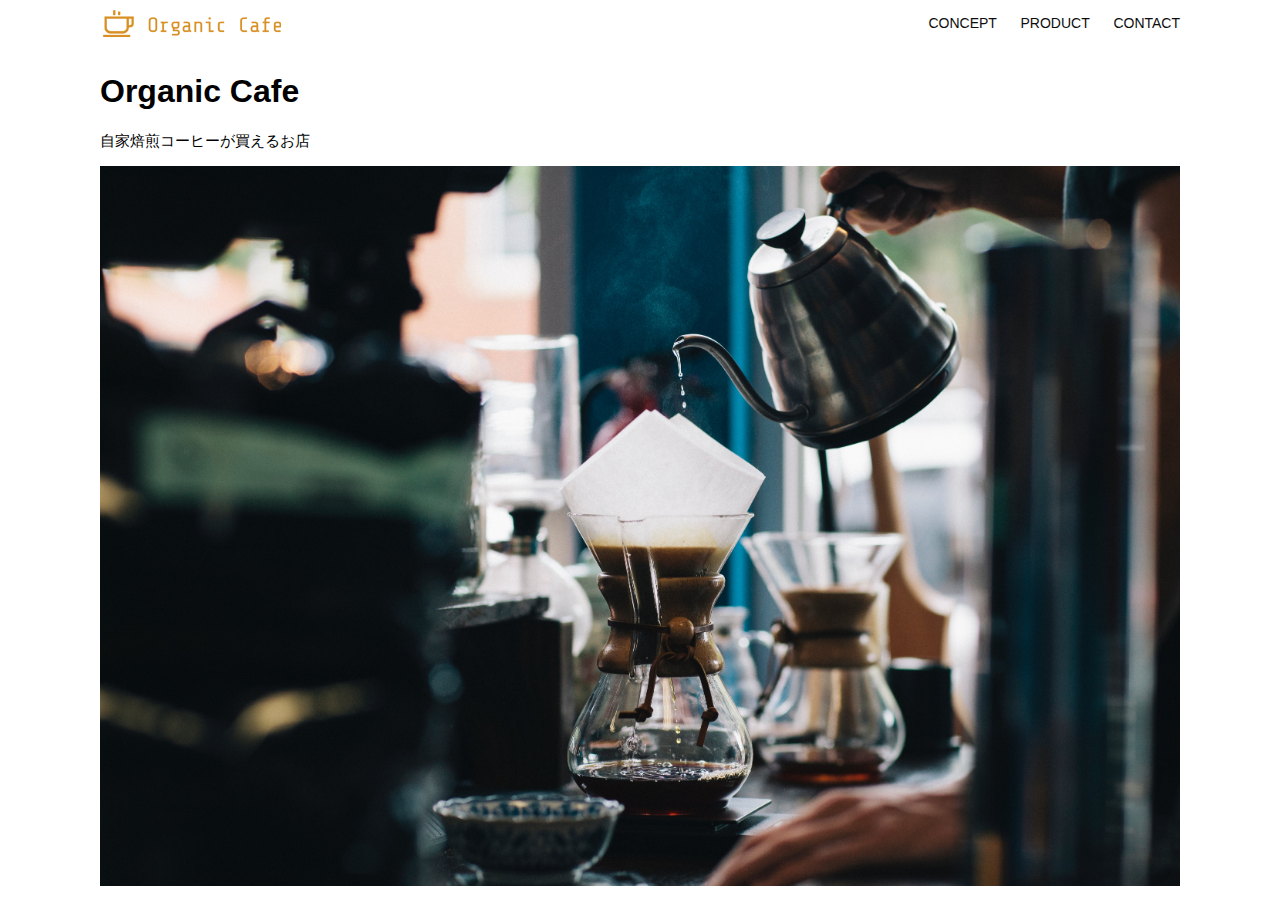
<file: kadai_013/index.html>
<!DOCTYPE html>
<html>
  <head>
    <title>Organic Cafe</title>
    <meta charset="UTF-8" />
    <meta name="description" content="自家焙煎のコーヒーがお家で楽しめるOrganic Cafe"/>
    <meta name="viewport" content="width=device-width, initial-scale=1.0" />
    <link rel="stylesheet" href="style.css" />
  </head>
  <body>
    <!-- ヘッダー -->
    <header>
      <!-- ロゴ -->
      <a href="index.html" id="logo"><img src="images/logo.png" alt="トップページに戻る"/></a>

      <!-- PC用ナビゲーション -->
      <nav id="nav-pc">
        <a href="index.html#concept">CONCEPT</a>
        <a href="index.html#product">PRODUCT</a>
        <a href="index.html#contact">CONTACT</a>
      </nav>
      <!-- スマホ用メニューボタン -->
      <img id="menu-sp" src="images/button-menu.png" alt="ナビゲーションを開く" onclick="document.getElementById('nav-sp').style.display = 'block'">
        <!-- スマホ用ナビゲーション -->
        <nav id="nav-sp">
          <ul>
            <li>
              <img id="close" src="images/button-close.png" alt="ナビゲーションを閉じる" onclick="document.getElementById('nav-sp').style.display = 'none'">
            </li>
            <li>
              <a id="logo-sp" href="index.html" onclick="document.getElementById('nav-sp').style.display = 'none'"><img src="images/logo-sp.png" alt="トップページに戻る"></a>
            </li>
            <li><a class="menu" href="index.html#concept" onclick="document.getElementById('nav-sp').style.display = 'none'">CONCEPT</a></li>
            <li><a class="menu" href="index.html#product" onclick="document.getElementById('nav-sp').style.display = 'none'">PRODUCT</a></li>
            <li><a class="menu" href="index.html#contact" onclick="document.getElementById('nav-sp').style.display = 'none'">CONTACT</a></li>
          </ul>
        </nav>
    </header>

    <main>
      <article>
        <!-- メインビジュアル -->
        <section id="main-visual">
          <div id="main-message">
            <h1>Organic Cafe</h1>
            <p>自家焙煎コーヒーが買えるお店</p>
          </div>
          <img src="images/main-image.jpg" alt="コーヒーをハンドドリップで淹れる画像"/>
        </section>
      </article>
    </main>
  </body>
</html>
</file>
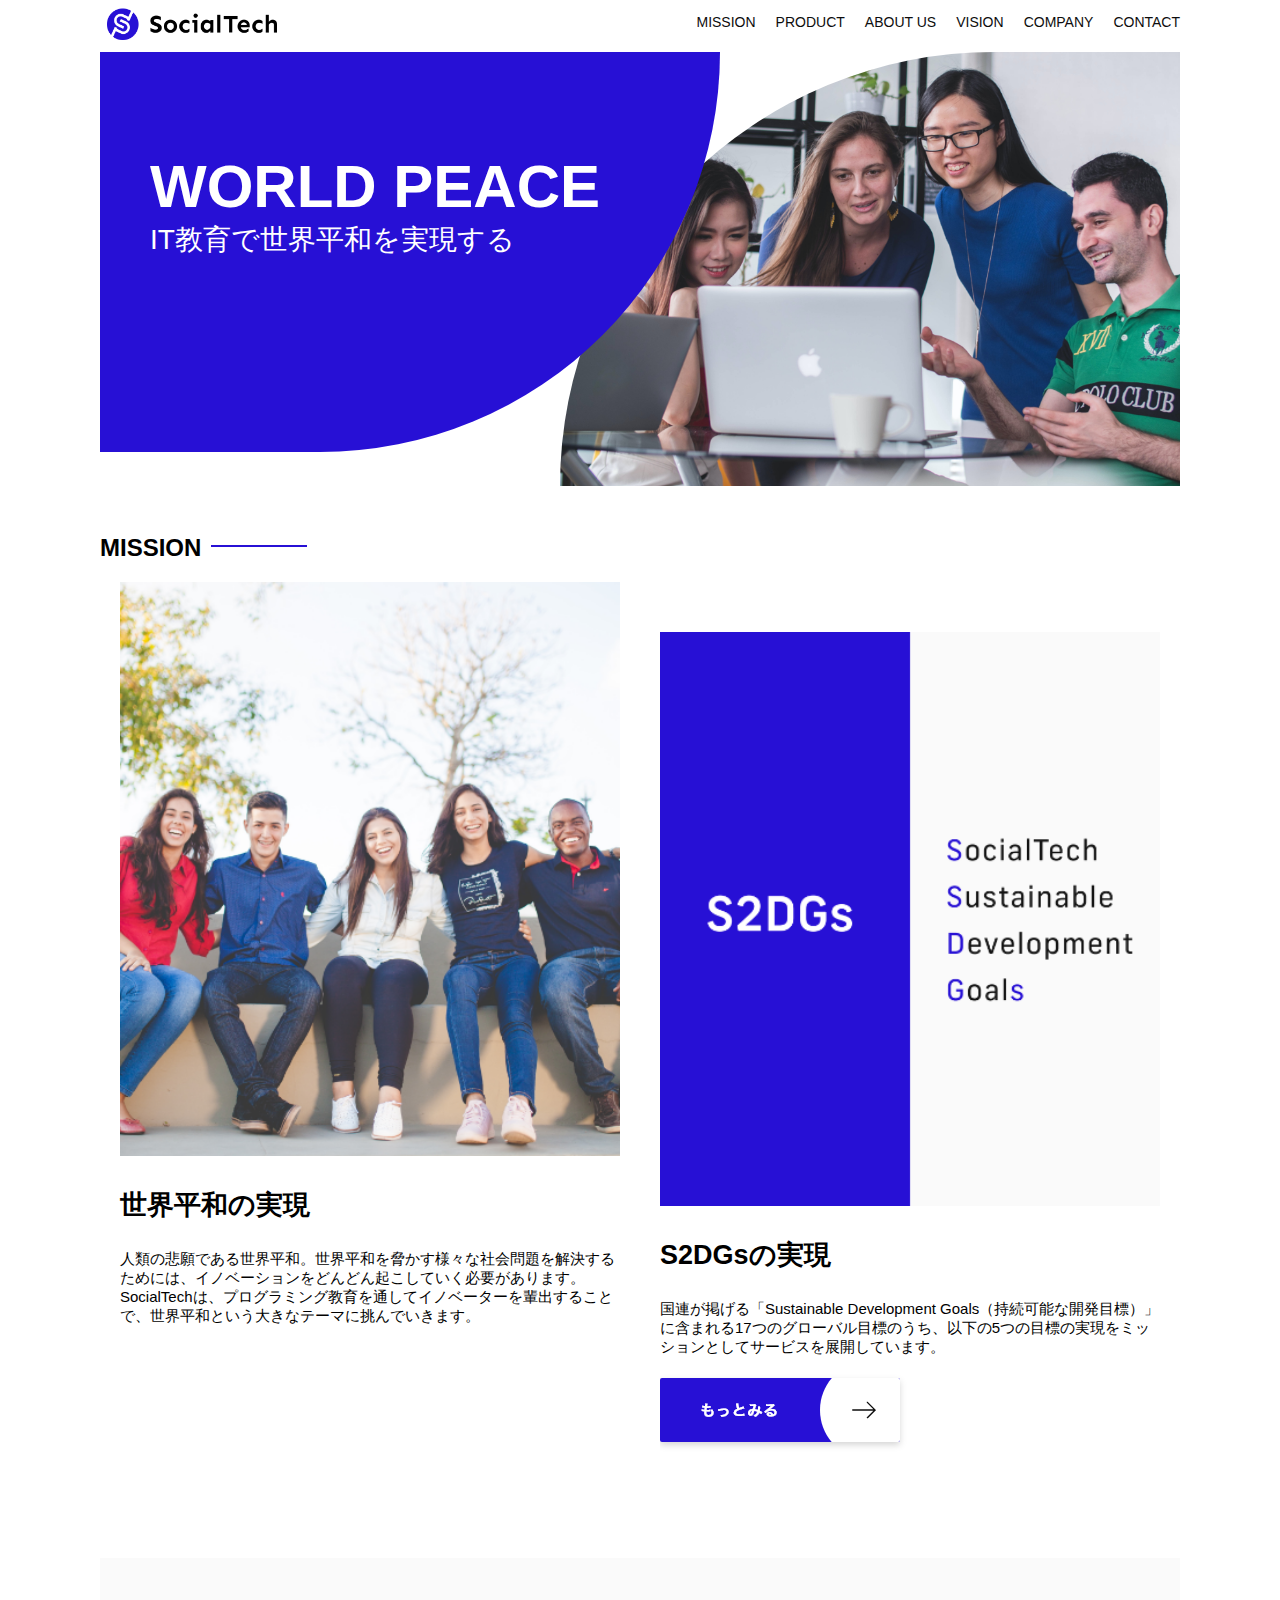
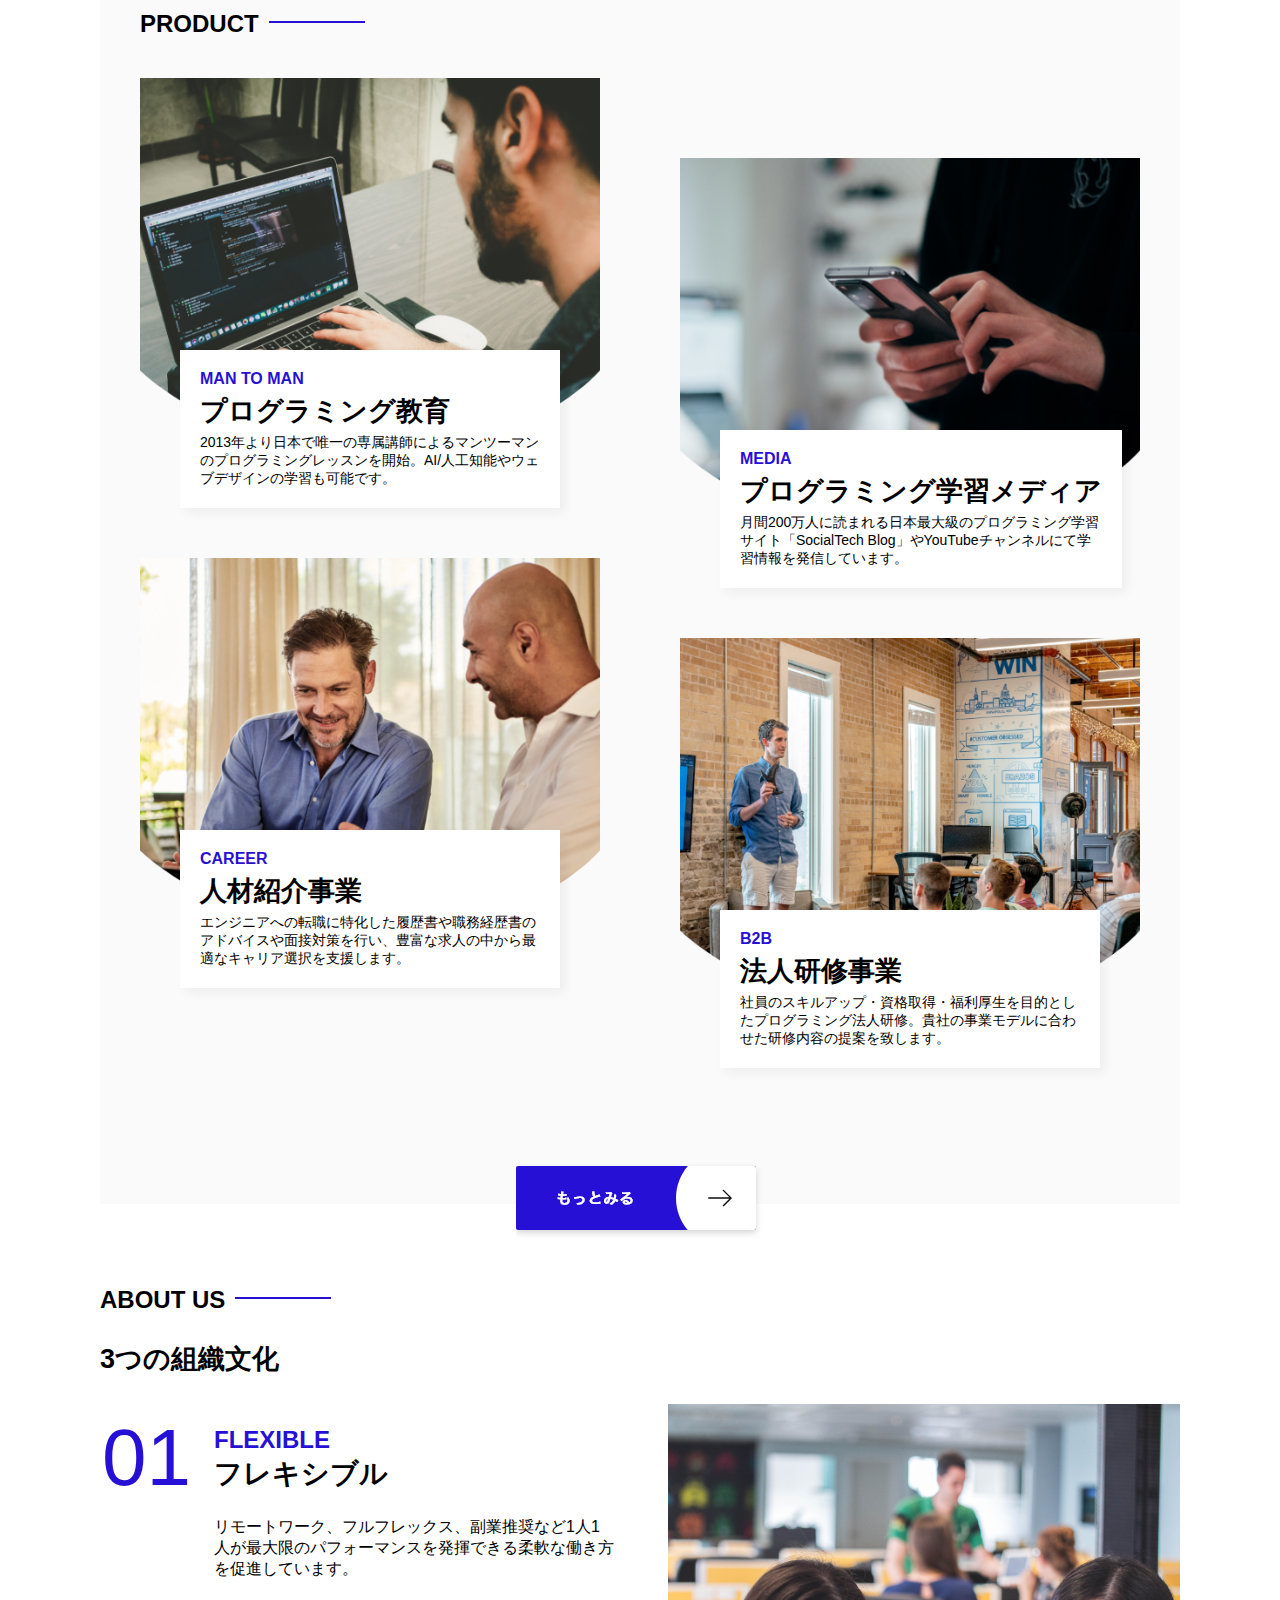
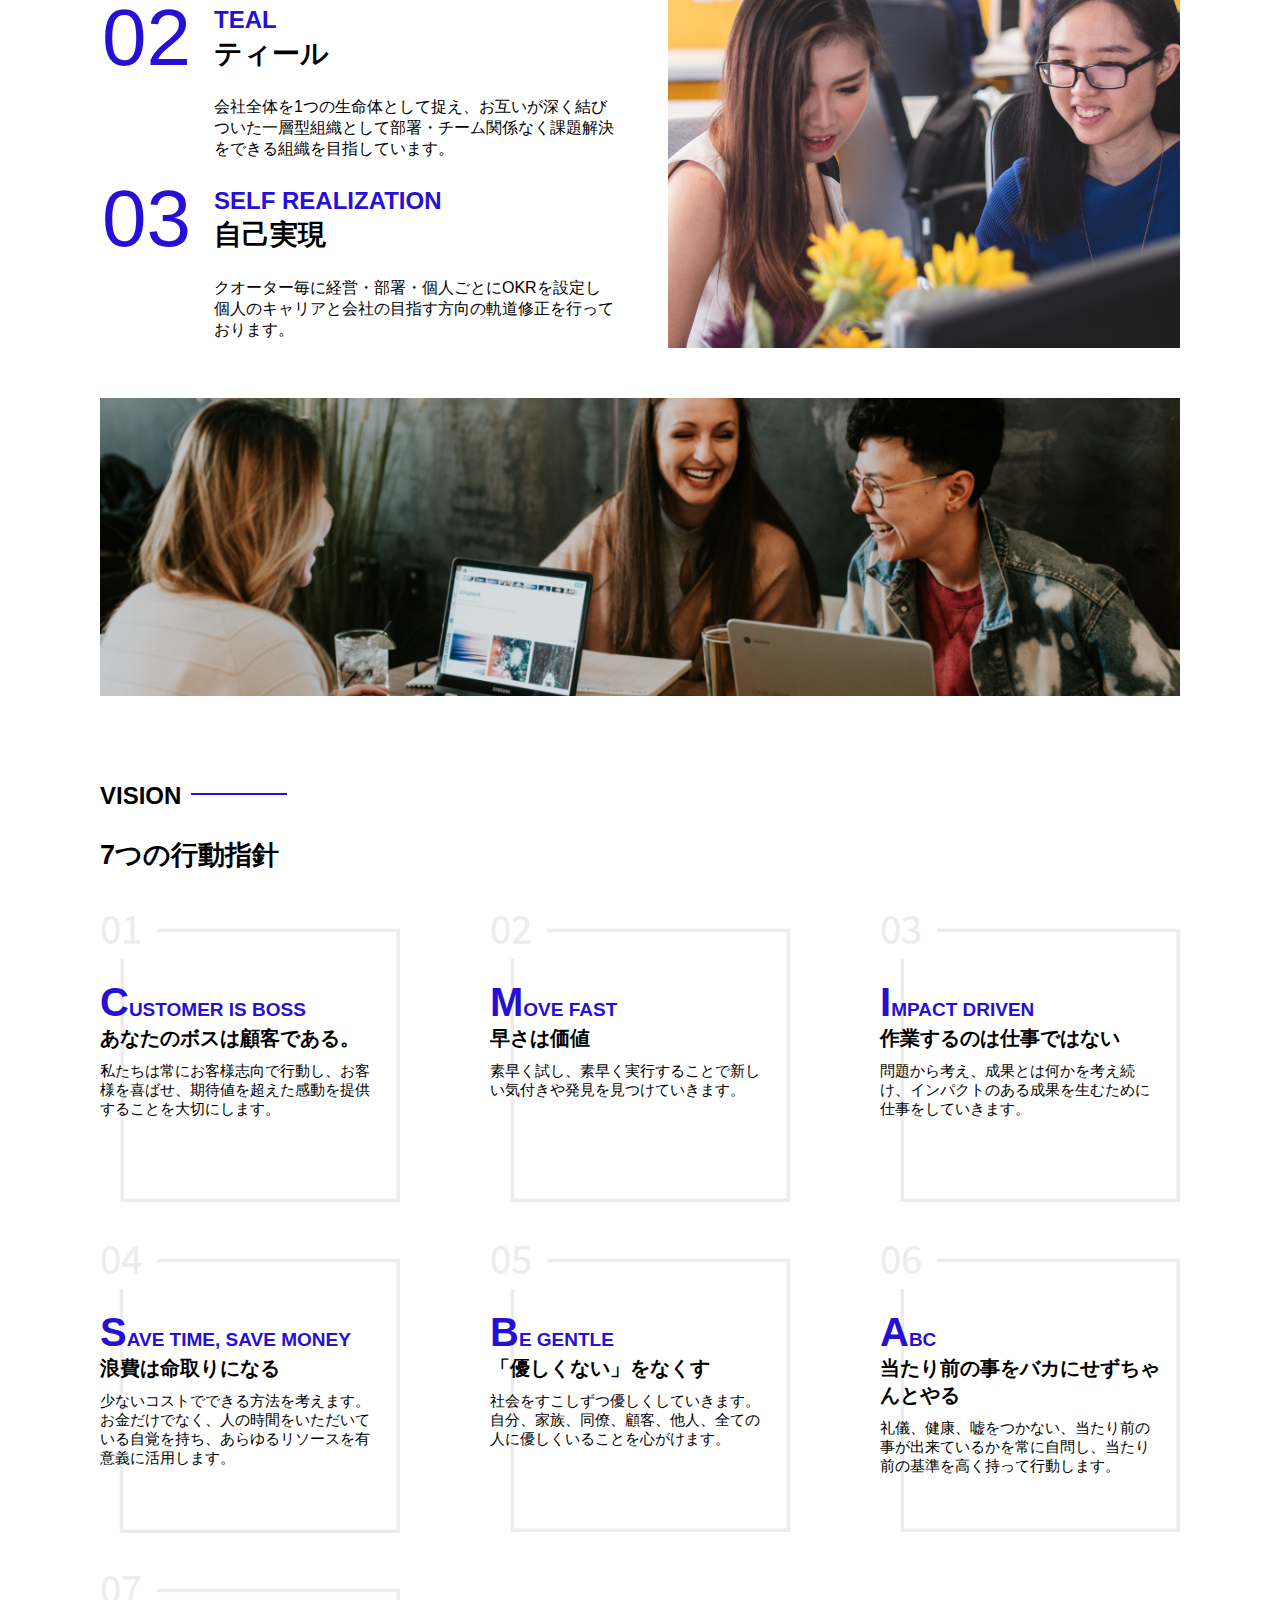
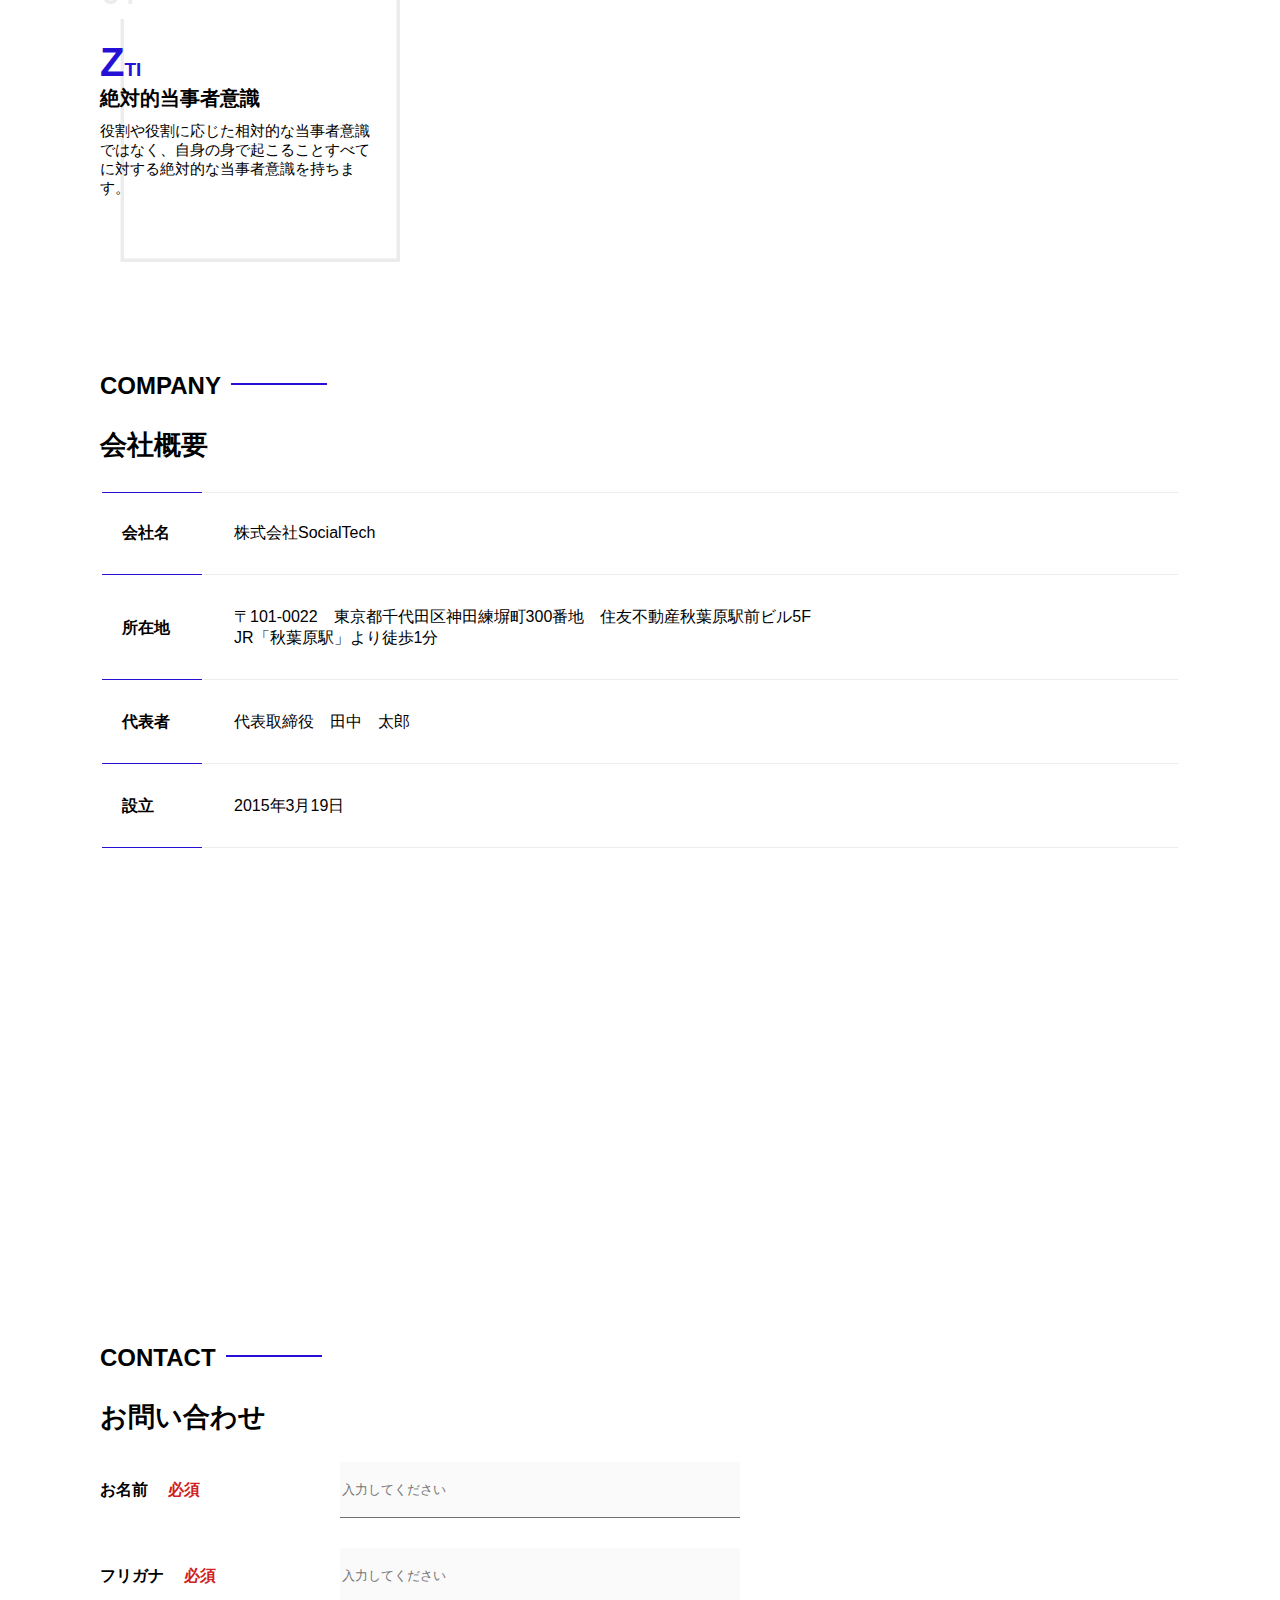
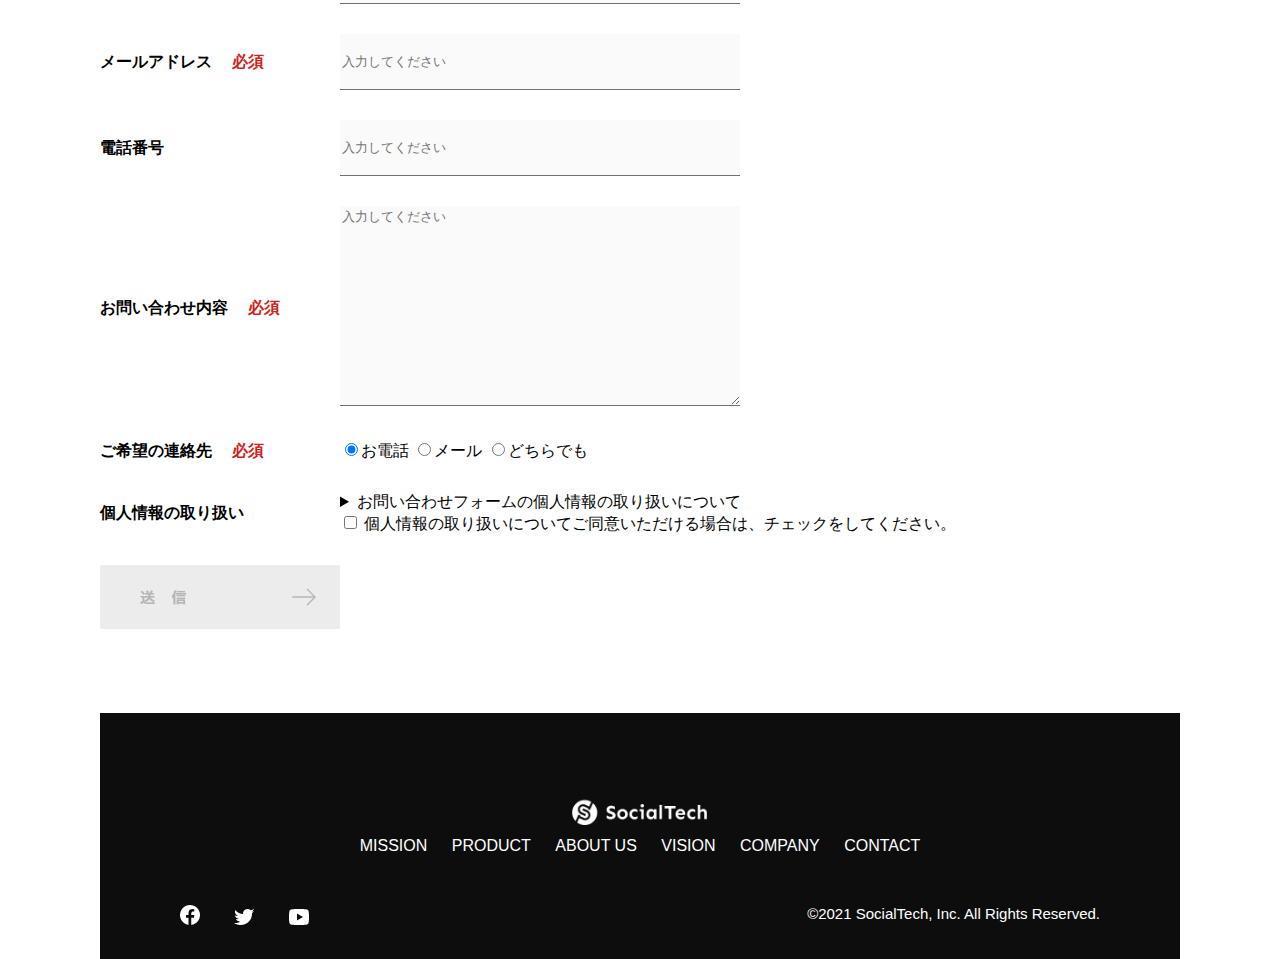
<file: kadai_tutorial_output/index.html>
<!DOCTYPE html>
<html>
  <head>
    <title>SocialTech</title>
    <meta charset="UTF-8">
    <meta name="description" content="SocialTechはEdTech業界のリーディングカンパニーを目指します。">
    <meta name="viewport" content="width=device-width, initial-scale=1.0">
    <link rel="stylesheet" href="style.css">
  </head>
  <body>
    <!-- ヘッダー -->
    <header>
      <!-- ロゴ -->
      <a href="index.html" id="logo"><img src="images/logo.png" alt="トップページに戻る"></a>

      <!-- PC用ナビゲーション -->
      <nav id="nav-pc">
        <ul>
          <li><a href="mission.html">MISSION</a></li>
          <li><a href="product.html">PRODUCT</a></li>
          <li><a href="index.html#aboutus">ABOUT US</a></li>
          <li><a href="index.html#vision">VISION</a></li>
          <li><a href="index.html#company">COMPANY</a></li>
          <li><a href="index.html#contact">CONTACT</a></li>
        </ul>
      </nav>
       <!-- スマホ用メニューボタン　-->
       <button id="menu-sp" onclick="document.getElementById('nav-sp').style.display = 'block'">
        <img src="images/button-menu.png" alt="ナビゲーションを開く">
       </button>
         <!-- スマホ用ナビゲーション -->
       <div id="nav-sp">
        <button id="close" onclick="document.getElementById('nav-sp').style.display = 'none'">
          <img src="images/button-close.png" alt="ナビゲーションを閉じる">
        </button>

        <nav>
          <ul>
            <li>
              <a id="logo-sp" href="index.html" onclick="document.getElementById('nav-sp').style.display = 'none'"><img src="images/logo-sp.png" alt="トップページに戻る"></a>
            </li>
            <li><a class="menu" href="mission.html" onclick="document.getElementById('nav-sp').style.display = 'none'">MISSION</a></li>
            <li><a class="menu" href="product.html" onclick="document.getElementById('nav-sp').style.display = 'none'">PRODUCT</a></li>
            <li><a class="menu" href="index.html#aboutus" onclick="document.getElementById('nav-sp').style.display = 'none'">ABOUT US</a></li>
            <li><a class="menu" href="index.html#vision" onclick="document.getElementById('nav-sp').style.display = 'none'">VISION</a></li>
            <li><a class="menu" href="index.html#company" onclick="document.getElementById('nav-sp').style.display = 'none'">COMPANY</a></li>
            <li><a class="menu" href="index.html#contact" onclick="document.getElementById('nav-sp').style.display = 'none'">CONTACT</a></li>
          </ul>
        </nav>
        <div id="sns">
          <a href="https://www.facebook.com/sejuku2013">
            <img src="images/button-facebook.png" alt="Facebookのリンク">
          </a>
          <a href="https://twitter.com/samuraijuku">
            <img src="images/button-twitter.png" alt="Twitterのリンク">
          </a>
          <a href="https://www.youtube.com/channel/UCCFOQO5aDK0xXam4cUQXT8g">
            <img src="images/button-youtube.png" alt="YouTubeのリンク">
          </a>
        </div>
       </div>
    </header>
    <main>
      <article>
        <!-- メインビジュアル -->
        <section id="main-visual">
          <div id="main-message">
            <h1>WORLD PEACE</h1>
            <p>IT教育で世界平和を実現する</p>
          </div>
          <img src="images/index/index-main.png" alt="PCの周りに集まる多国籍の仲間たち">
        </section>
        <!-- ミッション -->
        <section  id="mission">
          <h2 class="index-h2">MISSION</h2>
          <div id="mission-flex">
            <div>
              <img id="mission-photo" src="images/index/index-mission.png" alt="屋外のベンチで写真を撮影する多国籍の仲間たち">
              <h3>世界平和の実現</h3>
              <p>
                人類の悲願である世界平和。世界平和を脅かす様々な社会問題を解決するためには、イノベーションをどんどん起こしていく必要があります。SocialTechは、プログラミング教育を通してイノベーターを輩出することで、世界平和という大きなテーマに挑んでいきます。
              </p>
            </div>
            <div>
              <img id="s2dgs" src="images/index/s2dgs.png" alt="S2DGs">
              <h3>S2DGsの実現</h3>
              <p>国連が掲げる「Sustainable Development Goals（持続可能な開発目標）」に含まれる17つのグローバル目標のうち、以下の5つの目標の実現をミッションとしてサービスを展開しています。</p>
              <a href="mission.html">
                <img src="images/button-more.png" alt="もっとみる">
              </a>
            </div>
          </div>
        </section>
        <!-- プロダクト -->
        <section id="product">
          <h2 class="index-h2">PRODUCT</h2>
            <div class="product-flex">
              <div id="product-left">
                <div>
                  <img class="product-photo" src="images/index/index-mantoman.png" alt="PCでコードを書く男性">
                  <div class="product-explain">
                    <span>MAN TO MAN</span>
                    <h3>プログラミング教育</h3>
                    <p>2013年より日本で唯一の専属講師によるマンツーマンのプログラミングレッスンを開始。AI/人工知能やウェブデザインの学習も可能です。</p>
                  </div>
                </div>
                <div>
                  <img class="product-photo" src="images/index/index-career.png" alt="英語で話し合う2人の男性">
                  <div class="product-explain">
                    <span>CAREER</span>
                    <h3>人材紹介事業</h3>
                    <p>エンジニアへの転職に特化した履歴書や職務経歴書のアドバイスや面接対策を行い、豊富な求人の中から最適なキャリア選択を支援します。</p>
                  </div>
                </div>
              </div>
              <div id="product-right">
                <div>
                  <img class="product-photo" src="images/index/index-media.png" alt="スマートフォンを操作する人">
                  <div class="product-explain">
                    <span>MEDIA</span>
                    <h3>プログラミング学習メディア</h3>
                    <p>月間200万人に読まれる日本最大級のプログラミング学習サイト「SocialTech Blog」やYouTubeチャンネルにて学習情報を発信しています。</p>
                  </div>
                </div>
                <div>
                  <img class="product-photo" src="images/index/index-b2b.png" alt="講演中の男性とそれを聴く人々">
                  <div class="product-explain">
                    <span>B2B</span>
                    <h3>法人研修事業</h3>
                    <p>社員のスキルアップ・資格取得・福利厚生を目的としたプログラミング法人研修。貴社の事業モデルに合わせた研修内容の提案を致します。</p>
                  </div>
                </div>
              </div>
            </div>
            <div id="product-more">
              <a href="product.html">
                <img src="images/button-more.png" alt="もっとみる">
              </a>
            </div>
        </section>
        <!-- ABOUT US -->
        <section id="aboutus">
          <h2 class="index-h2">ABOUT US</h2>
          <h3>3つの組織文化</h3>
          <div>
            <table class="culture-table">
              <tr>
                <td class="culture-num">01</td>
                <th><span class="culture-en">FLEXIBLE</span><br>フレキシブル</th>
              </tr>
              <tr>
                <td>
                  <!--空のセル-->
                </td>
                <td class="culture-description">リモートワーク、フルフレックス、副業推奨など1人1人が最大限のパフォーマンスを発揮できる柔軟な働き方を促進しています。</td>
              </tr>
              <tr>
                <td class="culture-num">02</td>
                <th><span class="culture-en">TEAL</span><br>ティール</th>
              </tr>
              <tr>
                <td>
                  <!--空のセル-->
                </td>
                <td class="culture-description">会社全体を1つの生命体として捉え、お互いが深く結びついた一層型組織として部署・チーム関係なく課題解決をできる組織を目指しています。</td>
              </tr>
              <tr>
                <td class="culture-num">03</td>
                <th><span class="culture-en">SELF REALIZATION</span><br>自己実現</th>
              </tr>
              <tr>
                <td>
                  <!--空のセル-->
                </td>
                <td class="culture-description">クオーター毎に経営・部署・個人ごとにOKRを設定し個人のキャリアと会社の目指す方向の軌道修正を行っております。</td>
              </tr>
            </table>
            <img class="culture-img" src="images/index/index-aboutus1.png" alt="笑顔で話し合う2人の女性">
          </div>
          <img class="culture-img2" src="images/index/index-aboutus2.png" alt="笑顔で話し合う3人の男女">
        </section>
      <!-- VISION -->
      <section id="vision">
        <h2 class="index-h2">VISION</h2>
        <h3>7つの行動指針</h3>
        <div>
          <div class="vision-box">
            <img src="images/index/vision-01.png" alt="01">
            <div>
              <h4>CUSTOMER IS BOSS</h4>
              <h5>あなたのボスは顧客である。</h5>
              <p>私たちは常にお客様志向で行動し、お客様を喜ばせ、期待値を超えた感動を提供することを大切にします。</p>
            </div>
          </div>
          <div class="vision-box">
            <img src="images/index/vision-02.png" alt="02">
            <div>
              <h4>MOVE FAST</h4>
              <h5>早さは価値</h5>
              <p>素早く試し、素早く実行することで新しい気付きや発見を見つけていきます。</p>
            </div>
          </div>    
          <div class="vision-box">
            <img src="images/index/vision-03.png" alt="03">
            <div>
             <h4>IMPACT DRIVEN</h4>
             <h5>作業するのは仕事ではない</h5>
             <p>問題から考え、成果とは何かを考え続け、インパクトのある成果を生むために仕事をしていきます。</p>
           </div>
          </div>   
          <div class="vision-box">
            <img src="images/index/vision-04.png" alt="04">
            <div>
              <h4>SAVE TIME, SAVE MONEY</h4>
              <h5>浪費は命取りになる</h5>
              <p>少ないコストでできる方法を考えます。お金だけでなく、人の時間をいただいている自覚を持ち、あらゆるリソースを有意義に活用します。</p>
            </div>
          </div>  
          <div class="vision-box">
            <img src="images/index/vision-05.png" alt="05">
            <div>
              <h4>BE GENTLE</h4>
              <h5>「優しくない」をなくす</h5>
              <p>社会をすこしずつ優しくしていきます。自分、家族、同僚、顧客、他人、全ての人に優しくいることを心がけます。</p>
            </div>
          </div>  
          <div class="vision-box">
            <img src="images/index/vision-06.png" alt="06">
            <div>
              <h4>ABC</h4>
              <h5>当たり前の事をバカにせずちゃんとやる</h5>
              <p>礼儀、健康、嘘をつかない、当たり前の事が出来ているかを常に自問し、当たり前の基準を高く持って行動します。</p>
            </div>
          </div>  
          <div class="vision-box">
            <img src="images/index/vision-07.png" alt="07">
            <div>
              <h4>ZTI</h4>
              <h5>絶対的当事者意識</h5>
              <p>役割や役割に応じた相対的な当事者意識ではなく、自身の身で起こることすべてに対する絶対的な当事者意識を持ちます。</p>
            </div>
          </div>  
        </div>
      </section>
    <!-- COMPANY -->
    <section id="company">
      <h2 class="index-h2">COMPANY</h2>
      <h3>会社概要</h3>
         <table id="company-table">
           <tr>
             <th class="tableheader tableheader-first">会社名</th>
             <td class="cell cell-first">株式会社SocialTech</td>
           </tr>
           <tr>
             <th class="tableheader">所在地</th>
             <td class="cell">〒101-0022　東京都千代田区神田練塀町300番地　住友不動産秋葉原駅前ビル5F<br>JR「秋葉原駅」より徒歩1分</td>
           </tr>
           <tr>
             <th class="tableheader">代表者</th>
             <td class="cell">代表取締役　田中　太郎</td>
           </tr>
           <tr>
             <th class="tableheader">設立</th>
             <td class="cell">2015年3月19日</td>
           </tr>
         </table>
         <iframe src="https://www.google.com/maps/embed?pb=!1m18!1m12!1m3!1d3240.0688551336807!2d139.7720776771055!3d35.69992317258124!2m3!1f0!2f0!3f0!3m2!1i1024!2i768!4f13.1!3m3!1m2!1s0x60188fee13660e23%3A0x77137876edf742ac!2z5L2P5Y-L5LiN5YuV55Sj56eL6JGJ5Y6f6aeF5YmN44OT44Or!5e0!3m2!1sja!2sjp!4v1704858013291!5m2!1sja!2sjp" style="border: 0" allowfullscreen="" loading="lazy"></iframe>
       </section>
     <!-- お問合せフォーム -->
     <section id="contact">
      <h2 class="index-h2">CONTACT</h2>
      <h3>お問い合わせ</h3>
      <form>
        <div>
          <div class="contact-heading">
            <label class="contact-label">お名前<span class="contact-span">必須</span></label>
          </div>
          <div>
            <input type="text" name="name" placeholder="入力してください" class="contact-textbox">
          </div>
        </div>
        <div>
          <div class="contact-heading">
            <label class="contact-label">フリガナ<span class="contact-span">必須</span></label>
          </div>
          <div>
            <input type="text" name="hurigana" placeholder="入力してください" class="contact-textbox">
          </div>
        </div>
        <div>
          <div class="contact-heading">
            <label class="contact-label">メールアドレス<span class="contact-span">必須</span></label>
          </div>
          <div>
            <input type="text" name="email" placeholder="入力してください" class="contact-textbox">
          </div>
        </div>
        <div>
          <div class="contact-heading">
            <label class="contact-label">電話番号</label>
          </div>
          <div>
            <input type="text" name="tel" placeholder="入力してください" class="contact-textbox">
          </div>
        </div>
        <div>
          <div class="contact-heading">
            <label class="contact-label">お問い合わせ内容<span class="contact-span">必須</span></label>
          </div>
          <div>
            <textarea class="contact-textarea" placeholder="入力してください" name="message"></textarea>
          </div>
        </div>
        <div>
          <div class="contact-heading">
            <label class="contact-label">ご希望の連絡先<span class="contact-span">必須</span></label>
          </div>
          <div>
            <input class="radiobutton" type="radio" value="tel" name="contact" checked><label>お電話</label>
            <input class="radiobutton" type="radio" value="mail" name="contact"><label>メール</label>
            <input class="radiobutton" type="radio" value="both" name="contact"><label>どちらでも</label>
          </div>
        </div>
           <div>
             <div class="contact-heading">
               <label class="contact-label">個人情報の取り扱い</label>
             </div>
             <div>
               <details>
                 <summary>お問い合わせフォームの個人情報の取り扱いについて</summary>
                 <div>
                   <dl>
                     <dt>１．組織の名称又は氏名</dt>
                     <dd>株式会社SocialTech</dd>
                     <dt>２．個人情報保護管理者（若しくはその代理人）の氏名又は職名、所属及び連絡先</dt>
                     <dd>
                       <p>鈴木 一郎 コーポレート部</p>
                       <p>メールアドレス：samurai@example.com</p>
                       <p>TEL：03-1234-5678</p>
                     </dd>
                     <dt>３．個人情報の利用目的</dt>
                     <dd>
                       <ul>
                         <li>本サービス及び本サービスに関連する情報の提供又はそれらに関する連絡のため</li>
                         <li>ユーザーの本人確認のため</li>
                         <li>当社サービスのご案内のため</li>
                         <li>当社の商品等の広告または宣伝（電子メールによるものを含むものとします。）</li>
                       </ul>
                     </dd>
                     <dt>４．個人情報の取り扱い業務の委託</dt>
                     <dd>個人情報の取扱業務の全部または一部を外部に業務委託する場合があります。その際、弊社は、個人情報を適切に保護できる管理体制を敷き実行していることを条件として委託先を厳選したうえで、機密保持契約を委託先と締結し、お客様の個人情報を厳密に管理させます。</dd>
                     <dt>５．個人情報の開示等の請求</dt>
                     <dd>
                       お客様は、弊社に対してご自身の個人情報の開示等（利用目的の通知、開示、内容の訂正・追加・削除、利用の停止または消去、第三者への提供の停止）に関して、当社問合わせ窓口に申し出ることができます。<br>
                       その際、弊社はお客様ご本人を確認させていただいたうえで、合理的な期間内に対応いたします。<br>
                       なお、個人情報に関する弊社問合わせ先は、次の通りです。
                     </dd>
                     <dd>
                       <p>株式会社SocialTech　個人情報問合せ窓口</p>
                       <p>〒150-0043　東京都千代田区神田練塀町300番地　住友不動産秋葉原駅前ビル5F</p>
                       <p>メールアドレス：samurai@example.com　TEL：03-1234-5678</p>
                     </dd>

                     <dt>６．個人情報を提供されることの任意性について</dt>
                     <dd>お客様がご自身の個人情報を弊社に提供されるか否かは、お客様のご判断によりますが、もしご提供されない場合には、適切なサービスが提供できない場合がありますので予めご了承ください。</dd>
                   </dl>
                 </div>
               </details>
               <input type="checkbox" name="agree">
               <span>個人情報の取り扱いについてご同意いただける場合は、チェックをしてください。</span>
             </div>
           </div>
            <input type="image" src="images/button-submit.png" alt="送信する">
      </form>
     </section>
    </article>
  </main>

    <footer>
      <div id="footer-logo">
        <img src="images/logo-sp.png" alt="SocialTech">
      </div>
      <div id="footer-link">
        <a href="mission.html">MISSION</a>
        <a href="product.html">PRODUCT</a>
        <a href="index.html#aboutus">ABOUT US</a>
        <a href="index.html#vision">VISION</a>
        <a href="index.html#company">COMPANY</a>
        <a href="index.html#contact">CONTACT</a>
      </div>
      <div id="sns-footer">
        <div class="sns-btns">
          <a href="https://www.facebook.com/sejuku2013"><img src="images/button-facebook.png" alt="Facebookのリンク"></a>
          <a href="https://twitter.com/samuraijuku"><img src="images/button-twitter.png" alt="Twitterのリンク"></a>
          <a href="https://www.youtube.com/channel/UCCFOQO5aDK0xXam4cUQXT8g"><img src="images/button-youtube.png" alt="YouTubeのリンク"></a>
        </div>
        <p id="copyright">&copy;2021 SocialTech, Inc. All Rights Reserved.</p>
      </div>
    </footer>
</body>
</html>
</file>
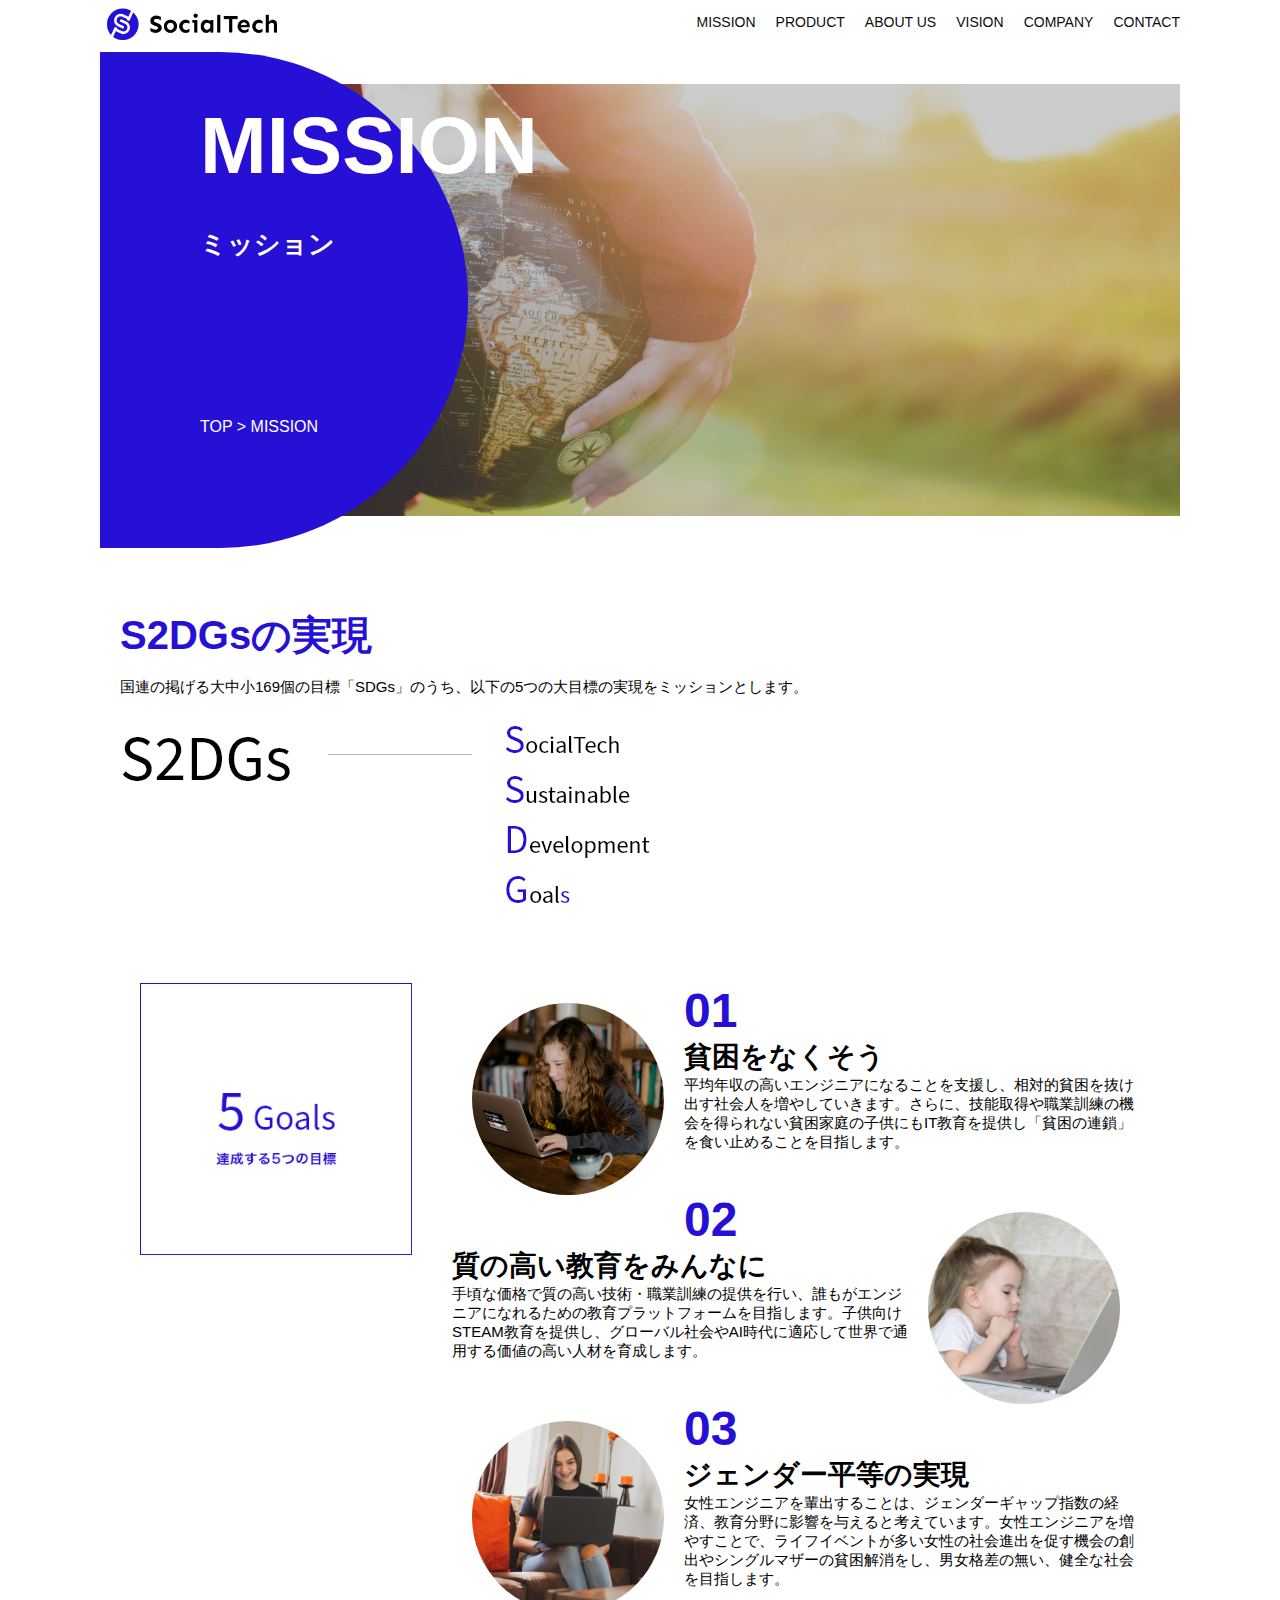
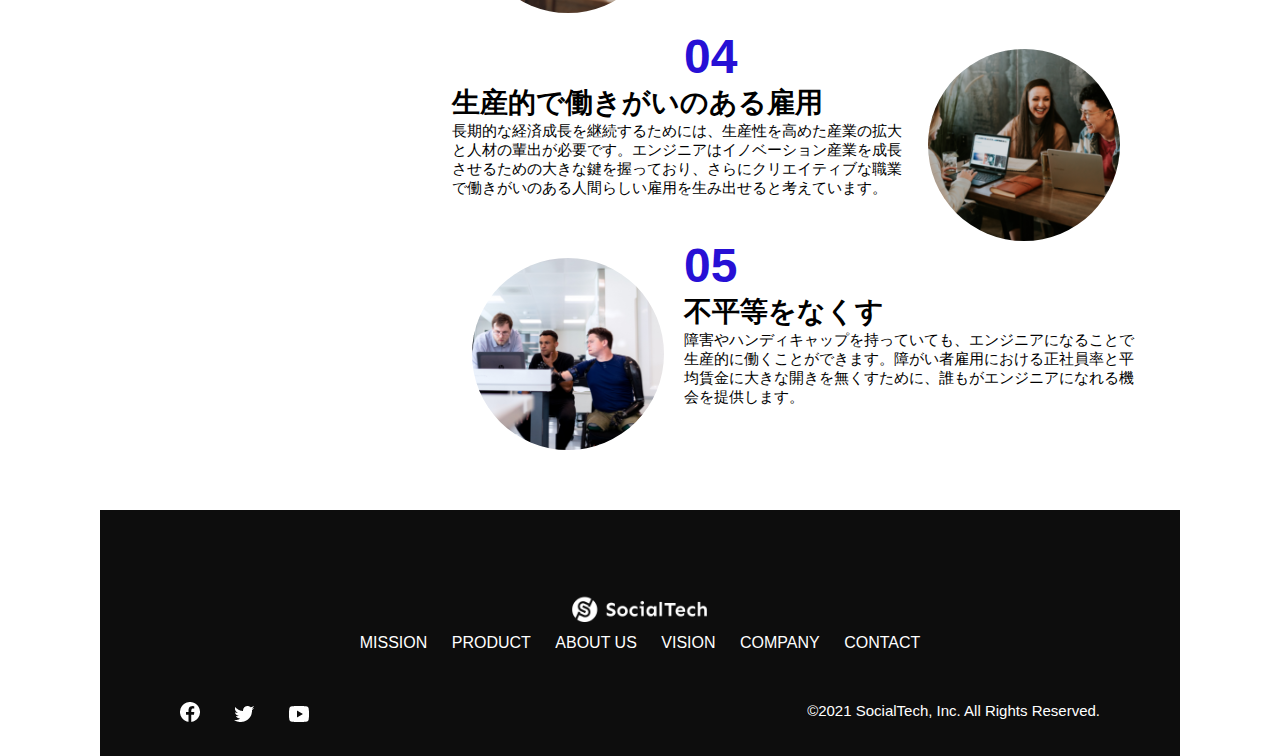
<file: kadai_tutorial_output/mission.html>
<!DOCTYPE html>
<html>
  <head>
    <title>SocialTech - MISSION ミッション -</title>
    <meta charset="utf-8">
    <meta name="description" content="SocialTechが目指す5つの目標（S2DGs）を紹介します">
    <meta name="viewport" content="width=device-width, initial-scale=1.0">
    <link rel="stylesheet" href="style.css">
  </head>

  <body>
    <!-- ヘッダー -->
    <header>
      <!-- ロゴ -->
      <a href="index.html" id="logo">
        <img src="images/logo.png" alt="トップページに戻る">
      </a>

      <!-- PC用ナビゲーション -->
      <nav id="nav-pc">
        <ul>
          <li><a href="mission.html">MISSION</a></li>
          <li><a href="product.html">PRODUCT</a></li>
          <li><a href="index.html#aboutus">ABOUT US</a></li>
          <li><a href="index.html#vision">VISION</a></li>
          <li><a href="index.html#company">COMPANY</a></li>
          <li><a href="index.html#contact">CONTACT</a></li>
        </ul>
      </nav>

      <!-- スマホ用メニューボタン -->
      <button id="menu-sp" onclick="document.getElementById('nav-sp').style.display = 'block'">
        <img src="images/button-menu.png" alt="ナビゲーションを開く">
      </button>

      <!-- スマホ用ナビゲーション -->
      <div id="nav-sp">
        <button id="close" onclick="document.getElementById('nav-sp').style.display = 'none'">
          <img src="images/button-close.png" alt="ナビゲーションを閉じる">
        </button>

        <nav>
          <ul>
            <li>
              <a id="logo-sp" href="index.html" onclick="document.getElementById('nav-sp').style.display = 'none'"><img src="images/logo-sp.png" alt="トップページに戻る"></a>
            </li>
            <li><a class="menu" href="mission.html" onclick="document.getElementById('nav-sp').style.display = 'none'">MISSION</a></li>
            <li><a class="menu" href="product.html" onclick="document.getElementById('nav-sp').style.display = 'none'">PRODUCT</a></li>
            <li><a class="menu" href="index.html#aboutus" onclick="document.getElementById('nav-sp').style.display = 'none'">ABOUT US</a></li>
            <li><a class="menu" href="index.html#vision" onclick="document.getElementById('nav-sp').style.display = 'none'">VISION</a></li>
            <li><a class="menu" href="index.html#company" onclick="document.getElementById('nav-sp').style.display = 'none'">COMPANY</a></li>
            <li><a class="menu" href="index.html#contact" onclick="document.getElementById('nav-sp').style.display = 'none'">CONTACT</a></li>
          </ul>
        </nav>
        <div id="sns">
          <a href="https://www.facebook.com/sejuku2013">
            <img src="images/button-facebook.png" alt="Facebookのリンク">
          </a>
          <a href="https://twitter.com/samuraijuku">
            <img src="images/button-twitter.png" alt="Twitterのリンク">
          </a>
          <a href="https://www.youtube.com/channel/UCCFOQO5aDK0xXam4cUQXT8g">
            <img src="images/button-youtube.png" alt="YouTubeのリンク">
          </a>
        </div>
      </div>
    </header>

    <main>
      <article>
        <section id="mission-main">
           <div class="mission-main-inner">
             <div id="mission-title">
               <h1>MISSION<br><span>ミッション</span></h1>
               <p>TOP > MISSION</p>
             </div>
           </div>
        </section>

        <section id="mission-s2dgs">
            <h2 class="mission-h2">S2DGsの実現</h2>
            <p>国連の掲げる大中小169個の目標「SDGs」のうち、以下の5つの大目標の実現をミッションとします。</p>
            <img src="images/mission/mission-s2dgs.png" alt="S2DGs">
        </section>

        <section id="mission-five-goals">
            <div class="five-goals-image">
              <img src="images/mission/mission-5goals.png" alt="5Goals">
            </div>
            <div class="five-goals-read">
              <div>
                <img class="fivegoals-image-left" src="images/mission/mission-5goals01.png" alt="PCを操作する女の子">
                <span class="fivegoals-number">01</span>
                <h3 class="fivegoals-h3">貧困をなくそう</h3>
                <p class="fivegoals-p">平均年収の高いエンジニアになることを支援し、相対的貧困を抜け出す社会人を増やしていきます。さらに、技能取得や職業訓練の機会を得られない貧困家庭の子供にもIT教育を提供し「貧困の連鎖」を食い止めることを目指します。</p>
              </div>
              <div>
                <img class="fivegoals-image-right" src="images/mission/mission-5goals02.png" alt="PCを見つめる小さい女の子">
                <span class="fivegoals-number">02</span>
                <h3 class="fivegoals-h3">質の高い教育をみんなに</h3>
                <p class="fivegoals-p">手頃な価格で質の高い技術・職業訓練の提供を行い、誰もがエンジニアになれるための教育プラットフォームを目指します。子供向けSTEAM教育を提供し、グローバル社会やAI時代に適応して世界で通用する価値の高い人材を育成します。</p>
              </div>
              <div>
                <img class="fivegoals-image-left" src="images/mission/mission-5goals03.png" alt="PCを操作する女性">

                <span class="fivegoals-number">03</span>
                <h3 class="fivegoals-h3">ジェンダー平等の実現</h3>
                <p class="fivegoals-p">女性エンジニアを輩出することは、ジェンダーギャップ指数の経済、教育分野に影響を与えると考えています。女性エンジニアを増やすことで、ライフイベントが多い女性の社会進出を促す機会の創出やシングルマザーの貧困解消をし、男女格差の無い、健全な社会を目指します。</p>
              </div>
              <div>
                <img class="fivegoals-image-right" src="images/mission/mission-5goals04.png" alt="笑顔で話し合う3人の男女">
                <span class="fivegoals-number">04</span>
                <h3 class="fivegoals-h3">生産的で働きがいのある雇用</h3>
                <p class="fivegoals-p">長期的な経済成長を継続するためには、生産性を高めた産業の拡大と人材の輩出が必要です。エンジニアはイノベーション産業を成長させるための大きな鍵を握っており、さらにクリエイティブな職業で働きがいのある人間らしい雇用を生み出せると考えています。</p>
              </div>
              <div>
                <img class="fivegoals-image-left" src="images/mission/mission-5goals05.png" alt="障害を持つ男性が生き生きと働く様子">
                <span class="fivegoals-number">05</span>
                <h3 class="fivegoals-h3">不平等をなくす</h3>
                <p class="fivegoals-p">障害やハンディキャップを持っていても、エンジニアになることで生産的に働くことができます。障がい者雇用における正社員率と平均賃金に大きな開きを無くすために、誰もがエンジニアになれる機会を提供します。</p>
              </div>
            </div>
        </section>
      </article>
    </main>

    <footer>
      <div id="footer-logo">
        <img src="images/logo-sp.png" alt="SocialTech">
      </div>
      <div id="footer-link">
        <a href="mission.html">MISSION</a>
        <a href="product.html">PRODUCT</a>
        <a href="index.html#aboutus">ABOUT US</a>
        <a href="index.html#vision">VISION</a>
        <a href="index.html#company">COMPANY</a>
        <a href="index.html#contact">CONTACT</a>
      </div>
      <div id="sns-footer">
        <div class="sns-btns">
          <a href="https://www.facebook.com/sejuku2013"><img src="images/button-facebook.png" alt="Facebookのリンク"></a>
          <a href="https://twitter.com/samuraijuku"><img src="images/button-twitter.png" alt="Twitterのリンク"></a>
          <a href="https://www.youtube.com/channel/UCCFOQO5aDK0xXam4cUQXT8g"><img src="images/button-youtube.png" alt="YouTubeのリンク"></a>
        </div>
        <p id="copyright">&copy;2021 SocialTech, Inc. All Rights Reserved.</p>
      </div>
    </footer>

  </body>
</html>
</file>
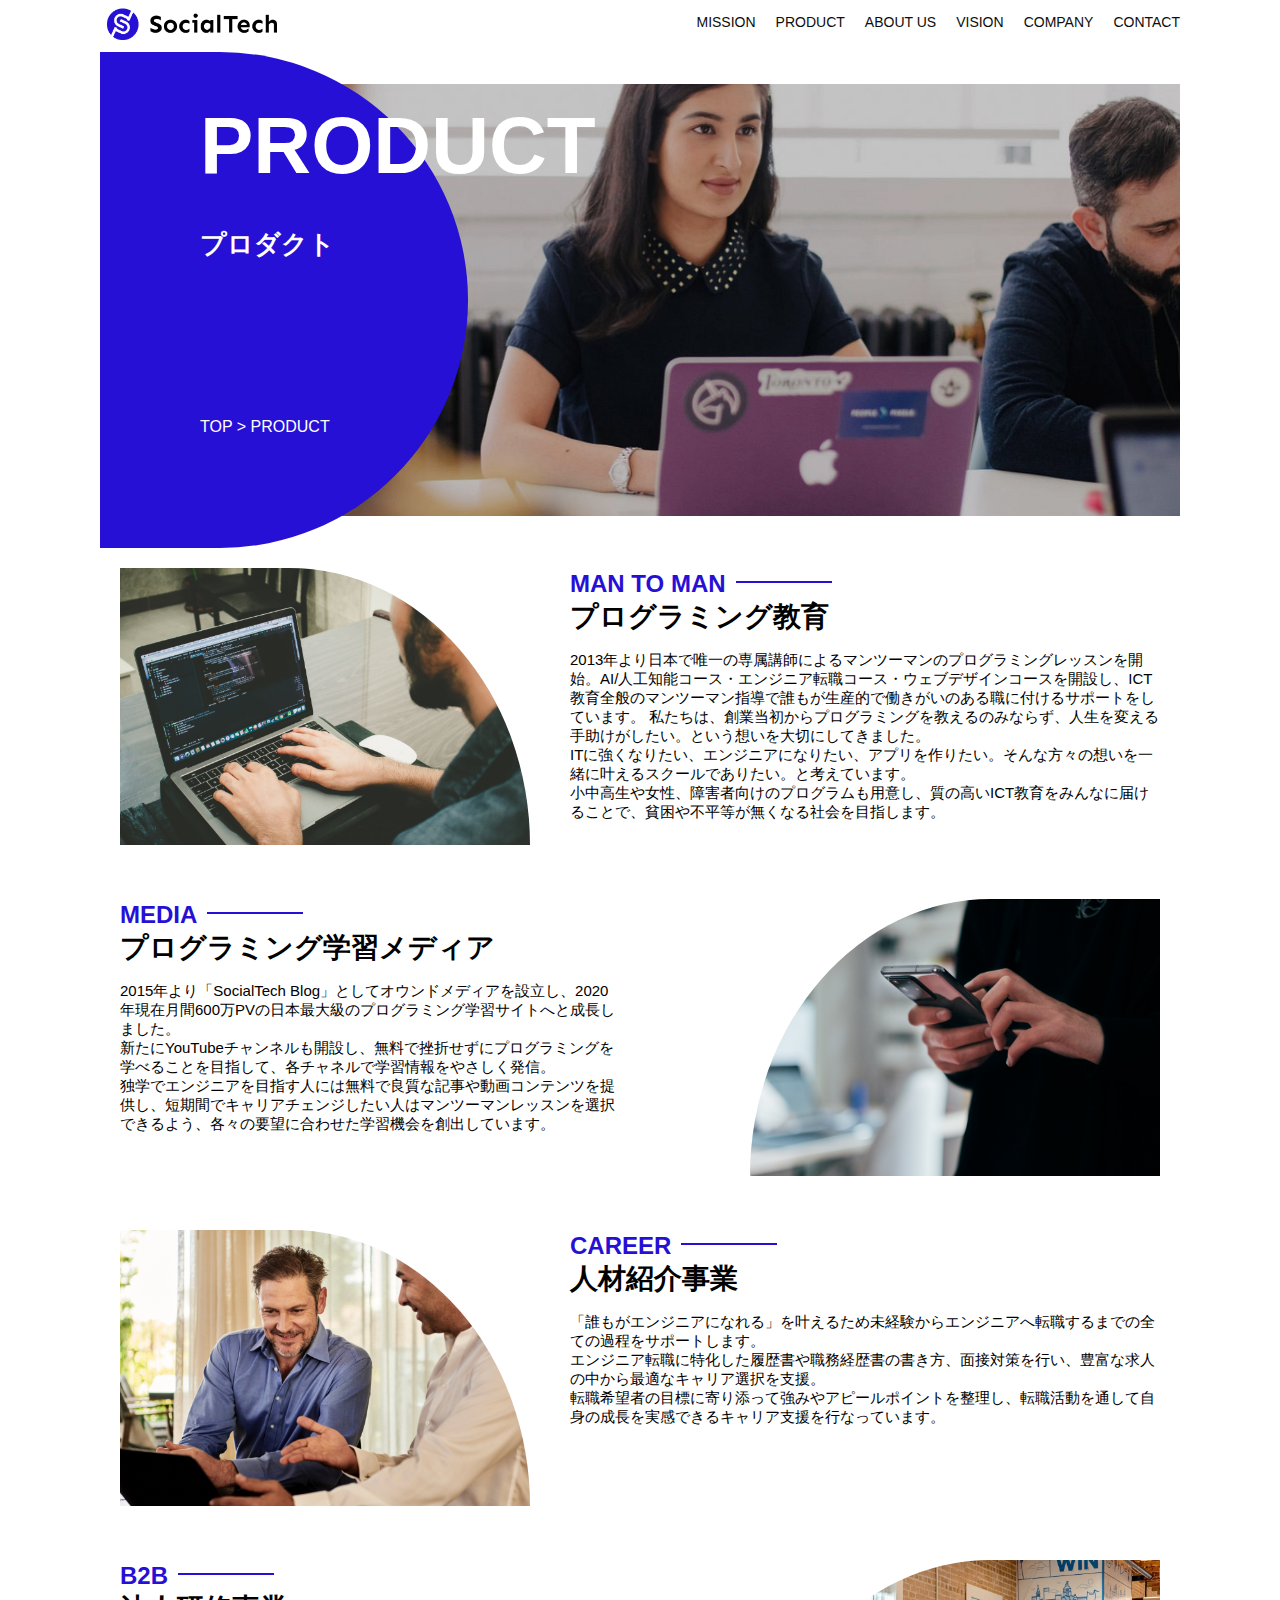
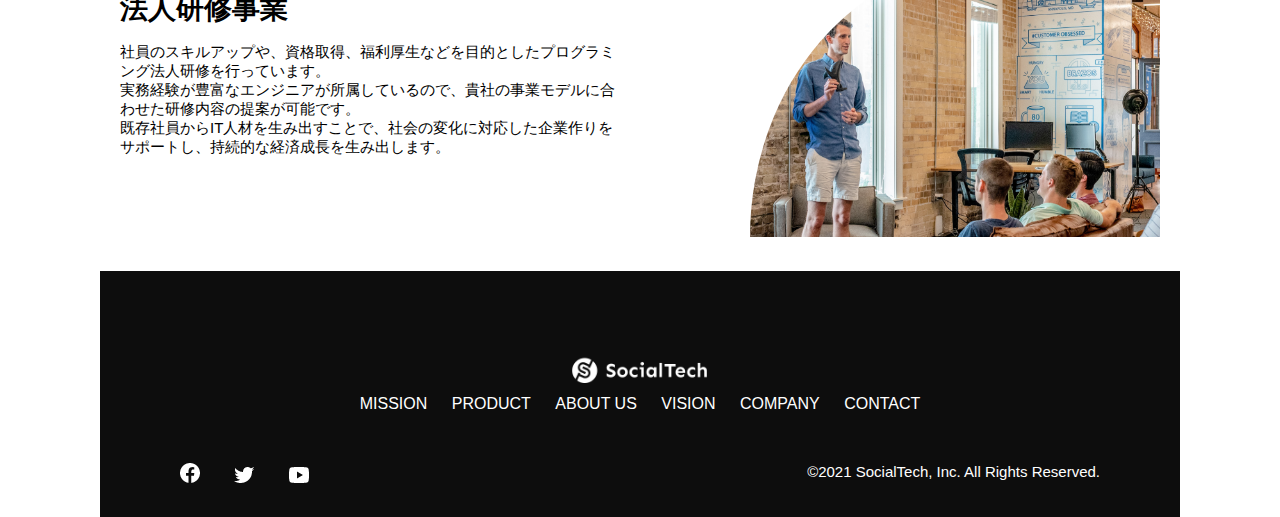
<file: kadai_tutorial_output/product.html>
<!DOCTYPE html>
<html>
  <head>
    <title>SocialTech -PRODUCT プロダクト-</title>
    <meta charset="utf-8">
    <meta name="description" content="SocialTechの4つのプロダクトを紹介します。">
    <meta name="viewport" content="width=device-width, initial-scale=1.0">
    <link rel="stylesheet" href="style.css">
  </head>

  <body>
    <!-- ヘッダー -->
    <header>
      <!-- ロゴ -->
      <a href="index.html" id="logo">
        <img src="images/logo.png" alt="トップページに戻る">
      </a>

      <!-- PC用ナビゲーション -->
      <nav id="nav-pc">
        <ul>
          <li><a href="mission.html">MISSION</a></li>
          <li><a href="product.html">PRODUCT</a></li>
          <li><a href="index.html#aboutus">ABOUT US</a></li>
          <li><a href="index.html#vision">VISION</a></li>
          <li><a href="index.html#company">COMPANY</a></li>
          <li><a href="index.html#contact">CONTACT</a></li>
        </ul>
      </nav>

      <!-- スマホ用メニューボタン -->
      <button id="menu-sp" onclick="document.getElementById('nav-sp').style.display = 'block'">
        <img src="images/button-menu.png" alt="ナビゲーションを開く">
      </button>

      <!-- スマホ用ナビゲーション -->
      <div id="nav-sp">
        <button id="close" onclick="document.getElementById('nav-sp').style.display = 'none'">
          <img src="images/button-close.png" alt="ナビゲーションを閉じる">
        </button>

        <nav>
          <ul>
            <li>
              <a id="logo-sp" href="index.html" onclick="document.getElementById('nav-sp').style.display = 'none'"><img src="images/logo-sp.png" alt="トップページに戻る"></a>
            </li>
            <li><a class="menu" href="mission.html" onclick="document.getElementById('nav-sp').style.display = 'none'">MISSION</a></li>
            <li><a class="menu" href="product.html" onclick="document.getElementById('nav-sp').style.display = 'none'">PRODUCT</a></li>
            <li><a class="menu" href="index.html#aboutus" onclick="document.getElementById('nav-sp').style.display = 'none'">ABOUT US</a></li>
            <li><a class="menu" href="index.html#vision" onclick="document.getElementById('nav-sp').style.display = 'none'">VISION</a></li>
            <li><a class="menu" href="index.html#company" onclick="document.getElementById('nav-sp').style.display = 'none'">COMPANY</a></li>
            <li><a class="menu" href="index.html#contact" onclick="document.getElementById('nav-sp').style.display = 'none'">CONTACT</a></li>
          </ul>
        </nav>
        <div id="sns">
          <a href="https://www.facebook.com/sejuku2013">
            <img src="images/button-facebook.png" alt="Facebookのリンク">
          </a>
          <a href="https://twitter.com/samuraijuku">
            <img src="images/button-twitter.png" alt="Twitterのリンク">
          </a>
          <a href="https://www.youtube.com/channel/UCCFOQO5aDK0xXam4cUQXT8g">
            <img src="images/button-youtube.png" alt="YouTubeのリンク">
          </a>
        </div>
      </div>
    </header>

    <main>
      <article>
        <section id="product-main">
          <div class="product-main-inner">
            <div id="product-title">
              <h1>PRODUCT<br><span>プロダクト</span></h1>
              <p>TOP > PRODUCT</p>
            </div>
          </div>
        </section>
        
        <section class="product-section product-section-left">
          <div class="product-section-img">
            <img src="images/product/product-mantoman.png" alt="PCでコードを書く男性">
          </div>
          <div class="product-read">
            <h2 class="product-h2">MAN TO MAN</h2>
            <h3 class="product-h3">プログラミング教育</h3>
            <p>
              2013年より日本で唯一の専属講師によるマンツーマンのプログラミングレッスンを開始。AI/人工知能コース・エンジニア転職コース・ウェブデザインコースを開設し、ICT教育全般のマンツーマン指導で誰もが生産的で働きがいのある職に付けるサポートをしています。 私たちは、創業当初からプログラミングを教えるのみならず、人生を変える手助けがしたい。という想いを大切にしてきました。<br>ITに強くなりたい、エンジニアになりたい、アプリを作りたい。そんな方々の想いを一緒に叶えるスクールでありたい。と考えています。<br>小中高生や女性、障害者向けのプログラムも用意し、質の高いICT教育をみんなに届けることで、貧困や不平等が無くなる社会を目指します。
            </p>
          </div>
        </section>

        <section class="product-section product-section-right">
          <div class="product-read">
            <h2 class="product-h2">MEDIA</h2>
            <h3 class="product-h3">プログラミング学習メディア</h3>
            <p>2015年より「SocialTech Blog」としてオウンドメディアを設立し、2020年現在月間600万PVの日本最大級のプログラミング学習サイトへと成長しました。<br>新たにYouTubeチャンネルも開設し、無料で挫折せずにプログラミングを学べることを目指して、各チャネルで学習情報をやさしく発信。<br>独学でエンジニアを目指す人には無料で良質な記事や動画コンテンツを提供し、短期間でキャリアチェンジしたい人はマンツーマンレッスンを選択できるよう、各々の要望に合わせた学習機会を創出しています。</p>
          </div>
          <div class="product-section-img">
            <img src="images/product/product-media.png" alt="スマートフォンを操作する人">
          </div>
        </section>

        <section class="product-section product-section-left">
          <div class="product-section-img">
            <img src="images/product/product-career.png" alt="笑顔で話し合う2人の男性">
          </div>
          <div class="product-read">
            <h2 class="product-h2">CAREER</h2>
            <h3 class="product-h3">人材紹介事業</h3>
            <p>「誰もがエンジニアになれる」を叶えるため未経験からエンジニアへ転職するまでの全ての過程をサポートします。<br>エンジニア転職に特化した履歴書や職務経歴書の書き方、面接対策を行い、豊富な求人の中から最適なキャリア選択を支援。<br>転職希望者の目標に寄り添って強みやアピールポイントを整理し、転職活動を通して自身の成長を実感できるキャリア支援を行なっています。<br></p>
          </div>
        </section>

        <section class="product-section product-section-right">
          <div class="product-read">
            <h2 class="product-h2">B2B</h2>
            <h3 class="product-h3">法人研修事業</h3>
            <p>社員のスキルアップや、資格取得、福利厚生などを目的としたプログラミング法人研修を行っています。<br>実務経験が豊富なエンジニアが所属しているので、貴社の事業モデルに合わせた研修内容の提案が可能です。<br>既存社員からIT人材を生み出すことで、社会の変化に対応した企業作りをサポートし、持続的な経済成長を生み出します。</p>
          </div>
          <div class="product-section-img">
            <img src="images/product/product-b2b.png" alt="講演中の男性とそれを聴く人々">
          </div>
        </section>
      </article>
    </main>

    <footer>
      <div id="footer-logo">
        <img src="images/logo-sp.png" alt="SocialTech">
      </div>
      <div id="footer-link">
        <a href="mission.html">MISSION</a>
        <a href="product.html">PRODUCT</a>
        <a href="index.html#aboutus">ABOUT US</a>
        <a href="index.html#vision">VISION</a>
        <a href="index.html#company">COMPANY</a>
        <a href="index.html#contact">CONTACT</a>
      </div>
      <div id="sns-footer">
        <div class="sns-btns">
          <a href="https://www.facebook.com/sejuku2013"><img src="images/button-facebook.png" alt="Facebookのリンク"></a>
          <a href="https://twitter.com/samuraijuku"><img src="images/button-twitter.png" alt="Twitterのリンク"></a>
          <a href="https://www.youtube.com/channel/UCCFOQO5aDK0xXam4cUQXT8g"><img src="images/button-youtube.png" alt="YouTubeのリンク"></a>
        </div>
        <p id="copyright">&copy;2021 SocialTech, Inc. All Rights Reserved.</p>
      </div>
    </footer>
    
  </body>
</html>
</file>
<file: kadai_013/style.css>
/* PC、スマホ共通スタイル */
body {
  font-family: "Source Sans Pro", "Hiragino Kaku Gothic ProN", Meiryo, Arial,
    sans-serif;
}

p {
  font-size: 15px;
}

#main-visual>img {
  width: 100%;
}

/*================
PC用のスタイル 
=================*/
@media screen and (min-width: 768px) {
  /* 横幅設定 */
  body {
    max-width: 1080px;
    min-width: 960px;
    margin: 0 auto 0 auto;
  }

  /* ヘッダー */
  header {
    display: flex;
    justify-content: space-between;
  }

  /* ナビゲーションのレイアウト */
  #nav-pc {
    text-align: right;
    font-size: 14px;
    padding-top: 15px;
  }

  /* ナビゲーションのリンクの装飾設定 */
  #nav-pc>a {
    text-decoration: none;
    margin-left: 20px;
  }

  #nav-pc>a:link {
    color: #0d0d0d;
  }

  #nav-pc>a:visited {
    color: #0d0d0d;
  }

  #nav-pc>a:hover {
    color: #0d0d0d;
    text-decoration: underline;
  }

  #nav-pc>a:active {
    color: #0d0d0d;
  }

  #menu-sp {
    display: none;
  }

  #nav-sp {
    display: none;
  }
}

/*================
スマホ用のスタイル 
=================*/
@media screen and (max-width:767px) {
  body {
    min-width: 375px;
    margin: 0;
  }

  header {
    display: flex;
    justify-content: space-between;
    align-items: center;
  }

  #nav-pc {
    display: none;
  }

  #memu-sp {
    float: right;
    padding: 0;
  }

  #nav-sp {
    background-color: #ce933e;
    position: absolute;
    left: 0;
    top: 0;
    height: 100%;
    width: 100%;
    display: none;
    z-index: 100;
  }

  #nav-sp ul {
    padding-left: 0;
  }

  #nav-sp li {
    list-style: none;
  }

  #close {
    position: absolute;
    top: 20px;
    right: 20px;
  }

  #logo-sp {
    margin: 80px 0px 30px 20px;
  }

  #nav-sp a {
    display: block;
  }

  #nav-sp a:link {
    color: #ffffff;
  }

  #nav-sp a:visited {
    color: #ffffff;
  }

  #nav-sp a:hover {
    color: #ffffff;
    text-decoration: underline;
  }

  #nav-sp a:active {
    color: #ffffff;
  }

  #nav-sp .menu {
    text-decoration: none;
    display: block;
    margin: 0 20px 0 20px;
    height: 44px;
    font-size: 16px;
    background-image: url("images/arrow.png");
    background-repeat: no-repeat;
    background-position: right top;
  }

}
</file>
<file: kadai_tutorial_output/style.css>
/* PC、スマホ共通スタイル */
* {
  box-sizing: border-box;
}

p {
  font-size: 15px;
}

body {
  max-width: 1080px;
  margin: 0 auto 0 auto;
  font-family: "Source Sans Pro", "Hiragino Kaku Gothic ProN", Meiryo, Arial, sans-serif;
}

/* ヘッダー */
header {
  display: flex;
  justify-content: space-between;
}

/* ナビゲーションのレイアウト */
#nav-pc {
  font-size: 14px;
}

#nav-pc ul {
  display: flex;
  padding-left: 0;
}

#nav-pc li {
  list-style: none;
}

/* ナビゲーションのリンクの装飾設定 */
#nav-pc a {
  text-decoration: none;
  margin-left: 20px;
  color: #0d0d0d;
}

#nav-pc a:hover {
  text-decoration: underline;
}

/* スマホ用ナビを非表示 */
#nav-sp,
#menu-sp {
  display: none;
}

/* メインビジュアル */
#main-visual {
  position: relative;
  height: 400px;
}

#main-message {
  position: absolute;
  top: 0;
  left: 0;
  background-color: #2710d5;
  color: #ffffff;
  border-radius: 0 0 476px 0;
  max-width: 620px;
  width: 100%;
  height: 100%;
  z-index: 11;
}

#main-message > h1 {
  font-size: 60px;
  margin: 100px 0 0 50px;
}

#main-message > p {
  font-size: 28px;
  margin: 0 0 0 50px;
}

#main-visual > img {
  max-width: 620px;
  border-radius: 476px 0 0 0;
  position: absolute;
  top: 0;
  right: 0;
  z-index: 10;
}

/* 見出し */
h2 {
  margin: 40px 0 0 0;
}

h2::after {
  content: url("images/line.png");
  margin-left: 10px;
}

h3 {
  font-size: 27px;
}

/* ミッション */
#mission {
  margin: 80px auto 80px auto;
}

#mission-flex {
  display: flex;
}

#mission-flex > div {
  width: 50%;
  margin: 20px;
}

#mission-photo {
  width: 100%;
}

#s2dgs {
  margin-top: 50px;
  width: 100%;
}

/* プロダクト */
#product {
  background-color: #fafafa;
  margin: 80px 0 80px 0;
  padding: 10px 40px 0px 40px;
}

/* 外枠 */
#product .product-flex {
  margin-top: 40px;
  display: flex;
}

/* 左のカラム */
#product-left {
  width: 50%;
  margin-right: 20px;
}

/* 右のカラム */
#product-right {
  width: 50%;
  margin-left: 20px;
  margin-top: 80px;
}

/* 画像＋説明の枠 */
#product-left > div {
  position: relative;
  height: 480px;
  margin-right: 20px;
}

#product-right > div {
  position: relative;
  height: 480px;
  margin-left: 20px;
}

/* 画像 */
.product-photo {
  width: 100%;
}

/* 説明文の枠 */
.product-explain {
  background-color: #ffffff;
  position: absolute;
  left: 0;
  bottom: 50px;
  margin: 0 40px 0 40px;
  padding: 20px;
  box-shadow: 5px 5px 10px rgba(0, 0, 0, 0.05);
}

/* 説明文の英語 */
.product-explain > span {
  color: #2710d5;
  font-weight: bold;
  font-size: 16px;
  margin: 0;
}

/* 説明文の見出し */
.product-explain > h3 {
  white-space: nowrap;
  margin: 5px 0 5px 0;
}

/* 説明文 */
.product-explain > p {
  font-size: 14px;
  margin: 0;
}

/* もっと見るボタン */
#product-more {
  text-align: center;
}

#product-more a {
  position: relative;
  bottom: -42px;
}

/* ABOUT US */
#aboutus {
  margin: 80px auto 80px auto;
}

/* 3つの組織文化と画像を入れる枠 */
#aboutus > div {
  display: flex;
}

/* 画像 */
.culture-img {
  width: 50%;
  align-self: flex-start;
}

.culture-img2 {
  margin-top: 50px;
  width: 100%;
}

/* 3つの組織文化の表 */
.culture-table {
  margin-right: 50px;
}

/* 番号 */
.culture-num {
  font-size: 80px;
  color: #2710d5;
  padding: 0 20px 0 0;
}

/* 見出し */
.culture-table th {
  text-align: left;
  font-size: 28px;
  font-weight: bold;
}

/* 組織文化英語 */
.culture-en {
  color: #2710d5;
  font-size: 24px;
}

/* 説明文 */
.culture-description {
  margin: 0;
}

/* ビジョン */
#vision {
  margin: 80px auto 80px auto;
}

/* セクション内の外枠 */
#vision > div {
  display: flex;
  justify-content: space-between;
  flex-wrap: wrap;
}

/* 7つの行動指針の枠 */
.vision-box {
  width: 300px;
  height: 300px;
  margin-bottom: 30px;
  position: relative;
}

.vision-box > img {
  width: 100%;
  position: relative;
  z-index: 30;
}

.vision-box > div {
  position: absolute;
  top: 0;
  left: 0;
  z-index: 31;
  margin-right: 20px;
}

.vision-box > div >h4 {
  color: #2710d5;
  font-size: 19px;
  margin: 80px 0 0 0;
}

.vision-box > div >h4::first-letter {
  font-size: 40px;
}

.vision-box > div >h5 {
  font-size: 20px;
  margin: 0 0 0 0;
}

.vision-box > div > p {
  margin: 10px 0 0 0;
}

/* 会社概要 */
#company {
  margin: 80px auto 80px auto;
}

#company-table {
  width: 100%;
}

.tableheader {
  text-align: left;
  padding: 20px;
  border-bottom-color: #2710d5;
  border-bottom-width: 1px;
  border-bottom-style: solid;
  width: 100px;
}

.tableheader-first {
  border-top-color: #2710d5;
  border-top-width: 1px;
  border-top-style: solid;
}

.cell {
  padding: 30px;
  border-bottom-color: #ececec;
  border-bottom-width: 1px;
  border-bottom-style: solid;
}

.cell-first {
  border-top-color: #ececec;
  border-top-width: 1px;
  border-top-style: solid;
}

#company > iframe {
  width: 100%;
  height: 368px;
  margin-top: 40px;
}

/* お問い合わせ */
#contact {
  margin: 80px auto 80px auto;
}

/* 外枠 */
#contact > form > div {
  display: flex;
  flex-direction: row;
  flex-wrap: wrap;
  padding-bottom: 30px;
}

/* 左列の見出し */
.contact-heading {
  width: 240px;
  align-self: center;
}

/* 見出しのラベル */
.contact-label {
  font-weight: bold;
}

/* 必須 */
.contact-span {
  color: #ce2222;
  margin: 0 0 0 20px;
  font-weight: bold;
}

/* テキストボックス */
.contact-textbox {
  border-top: 0px;
  border-left: 0px;
  border-right: 0px;
  border-bottom-width: 1px;
  border-bottom-color: #707070;
  border-style: solid;
  background-color: #fafafa;
  width: 400px;
  height: 56px;
}

/* お問い合わせ内容のテキストエリア */
.contact-textarea {
  border-top: 0px;
  border-left: 0px;
  border-right: 0px;
  border-bottom-width: 1px;
  border-bottom-color: #707070;
  background-color: #fafafa;
  width: 400px;
  height: 200px;
}

/* 個人情報の取り扱い */
#contact dt {
  font-weight: bold;
}

#contact dd {
  margin: 0 0 16px 0;
}

#contact dd p {
  margin: 0;
}

#contact dd ul {
  padding-left: 0;
}

#contact dd li {
  margin-bottom: 0;
  list-style: none;
}

/* フッター */
footer {
  background-color: #0d0d0d;
  text-align: center;
  padding: 80px 80px 30px 80px;
}

#foooter-logo {
  margin-bottom: 30px;
}

#footer-link {
  margin-bottom: 50px;
}

#footer-link > a {
  text-decoration: none;
  margin: 10px;
  color: #ffffff;
}

#footer-link > a:hover {
  text-decoration: underline;
}

#sns-footer {
  display: flex;
  justify-content: space-between;
  text-align: left;
}

#sns-footer a {
  margin-right: 30px;
}

#copyright {
  color: #ffffff;
  margin: 0;
}

/* mission.html用スタイル */
/* ミッションのメインビジュアル */
.mission-main-inner {
  background-image: url("images/mission/mission-main.png");
  background-repeat: no-repeat;
  background-position-y: center;
}

#mission-title {
  background-color: #2710d5;
  width: 368px;
  color: #ffffff;
  height: 496px;
  border-radius: 0 248px 248px 0;
  position: relative;
}

#mission-title h1 {
  position: absolute;
  top: 0;
  left: 100px;
  font-size: 80px;
  line-height: 1;
}

#mission-title h1 span {
  font-size: 26px;
}

#mission-title > p {
  position: absolute;
  top: 350px;
  left: 100px;
  font-size: 16px;
}

/* ミッションページ　S2DGSの設定 */
#mission-s2dgs {
  padding: 20px;
}

.mission-h2 {
  color: #2710d5;
  font-size: 40px;
}

.mission-h2::after {
  content: none;
}

 /* ミッションページ　5つのゴールの設定 */
 #mission-five-goals {
  padding: 20px;
  display: flex;
}

#mission-five-goals .five-goals-image {
  width: 30%;
  padding: 20px;
}

#mission-five-goals .five-goals-image img {
  width: 100%;
}

#mission-five-goals .five-goals-read {
  width: 70%;
  padding: 20px;
}

#mission-five-goals .five-goals-read > div {
  margin-bottom: 40px;
}

.fivegoals-image-right {
  float: right;
  margin: 20px;
}

.fivegoals-image-left {
  float: left;
  margin: 20px;
}

.fivegoals-number {
  color: #2710d5;
  font-size: 48px;
  font-weight: bold;
  margin: 0;
}

.fivegoals-h3 {
  font-size: 28px;
  margin: 0;
}

.fivegoals-p {
  margin: 0;
}

/* プロダクトページ */
.product-main-inner {
  background-image: url("images/product/product-main.png");
  background-repeat: no-repeat;
  background-position-y: center;
}

#product-title {
  background-color: #2710d5;
  width: 368px;
  color: #ffffff;
  height: 496px;
  border-radius: 0 248px 248px 0;
  position: relative;
}

#product-title h1 {
  position: absolute;
  top: 0;
  left: 100px;
  font-size: 80px;
  line-height: 1;
}

#product-title h1 span {
  font-size: 26px;
}

#product-title > p {
  position: absolute;
  top: 350px;
  left: 100px;
  font-size: 16px;
}

/* セクション */
.product-section {
  display: flex;
  padding: 20px 20px 0;
}

.product-section .product-section-img {
  width: 450px;
}

/* 左が画像のセクション */
.product-section-left .product-section-img img {
  width: 100%;
  padding: 0 40px 30px 0;
  border-radius: 0 432px 0 0;
}

.product-section-left .product-read {
  width: 50%;
  flex-grow: 1;
}

.product-section-left .product-read p {
  margin-bottom: 0;
}

/* 右が画像のセクション */
.product-section-right {
  justify-content: space-between;
}

.product-section-right .product-section-img img {
  width: 100%;
  padding: 0 0 30px 40px;
  border-radius: 432px 0 0 0;
}

.product-section-right .product-read {
  width: 500px;
}

.product-h2 {
  color: #2710d5;
  font-size: 24px;
  margin: 0;
}

.product-h3 {
  font-size: 28px;
  margin: 0;
}

 /*====================
  スマートフォン用のスタイル
 =====================*/
 @media screen and (max-width: 767px) {
  /* PC用ナビゲーション非表示 */
  #nav-pc {
    display: none;
  }
   /* ハンバーガーメニュー */
   #menu-sp {
    display: block;
    background-color: transparent;
    float: right;
    padding: 0;
    border: none;
  }

  /* スマホ用ナビゲーションの表示切替*/
  /* 初期状態、レイアウトと非表示設定 */
  #nav-sp {
    background-color: #2710d5;
    position: fixed;
    left: 0;
    top: 0;
    height: 100%;
    width: 100%;
    display: none;
    z-index: 100;
  }

  /* ×ボタン */
  #close {
    position: absolute;
    top: 20px;
    right: 20px;
    background-color: transparent;
    border: none;
  }

  #nav-sp nav ul {
    padding-left: 0;
  }

  #nav-sp nav ul li {
    list-style: none;
  }

  /* ナビゲーションメニュー用ロゴ */
  #logo-sp {
    margin: 80px 0 30px 20px;
  }

  /* ナビゲーションのリンクの装飾設定 */
  #nav-sp nav a {
    display: block;
    color: #ffffff;
  }

  #nav-sp nav a {
    text-decoration: underline;
  }

  #nav-sp .menu {
    text-decoration: none;
    margin: 0 20px;
    height: 44px;
    font-size: 16px;
    background-image: url("images/arrow.png");
    background-repeat: no-repeat;
    background-position: right top;
  }

  #sns {
    position: absolute;
    bottom: 20px;
    left: 20px;
  }
  #sns > a {
    margin-right: 30px;
  }

  /* メインビジュアル */
  #main-visual {
    position: relative;
    height: 470px;
  }

  #main-visual > div {
    text-align: center;
    height: 280px;
  }

  #main-visual h1 {
    font-size: 28px;
    margin: 90px 0 0 0;
  }

  #main-visual > div > p {
    margin: 0;
    font-size: 15px;
  }

  #main-visual > img {
    width: 100%;
    border-radius: 476px 0 0 0;
    top: auto;
    bottom: 0;
  }

  /* 見出し */
  h2 {
    margin: 15px 0 15px 0;
  }

  h3 {
    font-size: 24px;
    margin: 10px 0 0 0;
  }

  /* ミッション */
  #mission {
    margin: 20px 0 20px 0;
    padding: 0 20px 0 20px;
  }

  #mission-flex {
    flex-direction: column;
  }

  #mission-flex > div {
    width: 100%;
    margin: 0;
  }

  /* プロダクト */
  #product {
    margin: 0;
    padding: 10px 20px 0 20px;
  }

  /* 外枠 */
  #product .product-flex {
    flex-direction: column;
    margin-top: 0;
  }

  /* 左右のカラム　スマホでは縦並び */
  #product-left,
  #product-right {
    width: 100%;
    margin: 0;
  }

  /* 画像＋説明の枠 */
  #product-left > div,
  #product-right > div {
    height: auto;
    margin: 0;
  }

  /* 説明文の枠 */
  .product-explain {
    position: relative;
    margin: 0;
  }

  .product-explain > h3 {
    margin: 10px 0 10px 0;
    font-size: 24px;
  }

  /*　もっと見るボタン */
  #product-more {
    text-align: left;
  }

  /* ABOUT US */
  #aboutus {
    margin: 80px 20px 80px 20px;
  }

  #aboutus > div {
    flex-direction: column;
  }

  .culture-table th {
    font-size: 16px;
  }

  .culture-table {
    margin-right: 0;
    padding-right: 20px;
    order: 2;
  }

  .culture-img {
    width: 100%;
    order: 1;
  }

  .culture-img2 {
    margin-top: 0;
  }

  .culture-num {
    padding: 0;
  }

  .culture-description {
    margin: 0;
  }

  /* ビジョン */
  #vision {
    margin: 80px 20px 80px 20px;
  }

  .vision-box > img {
    position: absolute;
    top: 0;
    left: 0;
  }

  .vision-box > div >h4 {
    margin: 60px 0 0 0;
  }

  /* 会社概要 */
  #company {
    margin: 0 20px 0 20px;
  }

  #company > h3 {
    margin-bottom: 20px;
  }

  .tableheader {
    width: 50px;
  }

  .cell {
    padding: 20px;
  }

  #cpmpany > iframe {
    height: 240px;
  } 

  /* お問い合わせ */
  #contact {
    margin: 80px 20px 80px 20px;
  }

  #contact > h3 {
    margin-bottom: 20px;
  }

  #contact > form > div {
    flex-direction: column;
    margin-bottom: 20px;
  }
  
  .contact-heading {
    align-self: auto;
    margin-bottom: 20px;
  }

  .contact-textbox {
    min-width: 300px;
    width: 100%;
  }

  .contact-textarea {
    height: 150px;
    width: 100%;
  }

  .radiobutton {
    margin-bottom: 20px;
  }

  /* フッター */
  footer {
    padding: 30px 20px 50px 20px;
    text-align: left;
  }

  #footer-link > a {
    margin: 0 20px 30px 0;
    display: block;
    background-image: url("images/arrow.png");
    background-repeat: no-repeat;
    background-position: right top;
  }

  #footer-link > a:hover {
    text-decoration: underline;
  }

  #sns-footer {
    flex-direction: column;
    justify-content: flex-start;
  }

  #copyright {
    font-size: 12px;
    margin-top: 30px;
  }
  
  /* mission.html用スタイル */
  /* ミッションのメインビジュアル */
  #mission-main {
    height: 256px;
    margin-top: 4%;
    position: relative;
  }

  .mission-main-inner {
    height: 80%;
    background-size: cover;
  }

  #mission-title {
    width: 136px;
    height: 256px;
    position: absolute;
    top: -10%;
  }

  #mission-title h1 {
    left: 20px;
    font-size: 40px;
  }

  #mission-title h1 span {
    font-size: 18px;
  }

  #mission-title > p {
    top: 180px;
    left: 20px;
    font-size: 13px;
  }

  /* ミッションページ　S2DGSの設定 */
  .mission-h2 {
    font-size: 38px;
    margin: 0px;
  }

  .mission-h2::after {
    content: none;
  }

  #mission-s2dgs > img {
    width: 100%;
  }

  /* ミッションページ　5つのゴールの設定 */
  #mission-five-goals {
    flex-direction: column;
  }

  #mission-five-goals > div {
    padding: 0;
  }

  #mission-five-goals .five-goals-image,
  #mission-five-goals .five-goals-read {
    width: 100%;
    padding: 0;
  }

  #mission-five-goals .five-goals-read > div {
    display: flex;
    flex-direction: column;
  }

  .fivegoals-image-right,
  .fivegoals-image-left {
    align-self: center;
  }

  /* プロダクトページ */
  #product-main {
    height: 256px;
    margin-top: 4%;
    position: relative;
  }

  .product-main-inner {
    height: 80%;
    background-size: cover;
  }

  #product-title {
    width: 136px;
    height: 256px;
    position: absolute;
    top: -10%;
  }

  #product-title h1 {
    left: 20px;
    font-size: 40px;
  }

  #product-title h1 span {
    font-size: 18px;
  }

  #product-title > p {
    top: 180px;
    left: 20px;
    font-size: 13px;
  }

  /* セクション */
  .product-section {
    flex-direction: column;
  }

  .product-section .product-section-img {
    width: 100%;
  }

  .product-section .product-section-img img {
    width: 100%;
    padding: 0;
  }

  /* 左が画像のセクション */
  .product-section-left .product-section-img img {
    border-radius: 0 300px 0 0;
  }

  .product-section-left .product-read {
    width: 100%;
    flex-grow: 1;
  }

  /* 右が画像のセクション */
  .product-section-right .product-section-img img {
    order: 1;
    border-radius: 300px 0 0 0;
  }

  .product-section-right .product-read {
    order: 2;
    width: 100%;
  }

  }
</file>
